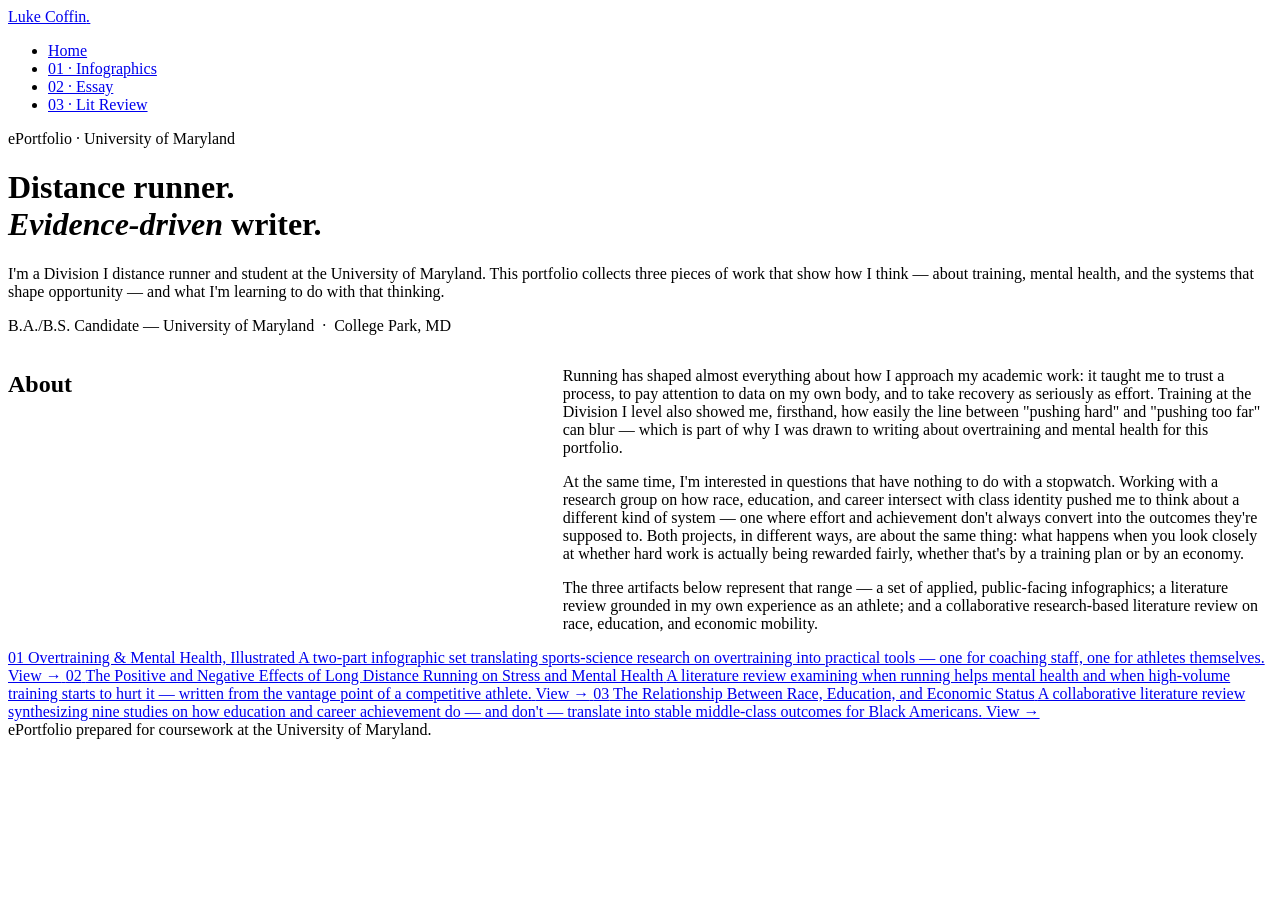
<file: portfolio/index.html>
<!DOCTYPE html>
<html lang="en">
<head>
<meta charset="UTF-8">
<meta name="viewport" content="width=device-width, initial-scale=1.0">
<title>Luke Coffin — ePortfolio</title>
<link rel="stylesheet" href="styles.css">
</head>
<body>

<nav class="topnav">
  <div class="wrap">
    <a class="brand" href="index.html">Luke Coffin<em>.</em></a>
    <ul class="navlinks">
      <li><a href="index.html" class="active">Home</a></li>
      <li><a href="artifact-1.html">01 · Infographics</a></li>
      <li><a href="artifact-2.html">02 · Essay</a></li>
      <li><a href="artifact-3.html">03 · Lit Review</a></li>
    </ul>
  </div>
</nav>

<header class="hero">
  <div class="wrap">
    <div class="eyebrow">ePortfolio · University of Maryland</div>
    <h1>Distance runner.<br><em>Evidence-driven</em> writer.</h1>
    <p class="dek">I'm a Division I distance runner and student at the University of Maryland. This portfolio collects three pieces of work that show how I think — about training, mental health, and the systems that shape opportunity — and what I'm learning to do with that thinking.</p>
    <p class="meta">B.A./B.S. Candidate — University of Maryland &nbsp;·&nbsp; College Park, MD</p>
  </div>
</header>

<section class="bio">
  <div class="wrap" style="display:grid; grid-template-columns:1fr 1.4fr; gap:48px;">
    <div>
      <h2>About</h2>
    </div>
    <div>
      <p>Running has shaped almost everything about how I approach my academic work: it taught me to trust a process, to pay attention to data on my own body, and to take recovery as seriously as effort. Training at the Division I level also showed me, firsthand, how easily the line between "pushing hard" and "pushing too far" can blur — which is part of why I was drawn to writing about overtraining and mental health for this portfolio.</p>
      <p>At the same time, I'm interested in questions that have nothing to do with a stopwatch. Working with a research group on how race, education, and career intersect with class identity pushed me to think about a different kind of system — one where effort and achievement don't always convert into the outcomes they're supposed to. Both projects, in different ways, are about the same thing: what happens when you look closely at whether hard work is actually being rewarded fairly, whether that's by a training plan or by an economy.</p>
      <p>The three artifacts below represent that range — a set of applied, public-facing infographics; a literature review grounded in my own experience as an athlete; and a collaborative research-based literature review on race, education, and economic mobility.</p>
    </div>
  </div>
</section>

<section class="index-list">
  <div class="wrap">

    <a class="index-item" href="artifact-1.html">
      <span class="index-num">01</span>
      <span class="index-body">
        <span class="index-title">Overtraining &amp; Mental Health, Illustrated</span>
        <span class="index-desc">A two-part infographic set translating sports-science research on overtraining into practical tools — one for coaching staff, one for athletes themselves.</span>
      </span>
      <span class="index-arrow">View →</span>
    </a>

    <a class="index-item" href="artifact-2.html">
      <span class="index-num">02</span>
      <span class="index-body">
        <span class="index-title">The Positive and Negative Effects of Long Distance Running on Stress and Mental Health</span>
        <span class="index-desc">A literature review examining when running helps mental health and when high-volume training starts to hurt it — written from the vantage point of a competitive athlete.</span>
      </span>
      <span class="index-arrow">View →</span>
    </a>

    <a class="index-item" href="artifact-3.html">
      <span class="index-num">03</span>
      <span class="index-body">
        <span class="index-title">The Relationship Between Race, Education, and Economic Status</span>
        <span class="index-desc">A collaborative literature review synthesizing nine studies on how education and career achievement do — and don't — translate into stable middle-class outcomes for Black Americans.</span>
      </span>
      <span class="index-arrow">View →</span>
    </a>

  </div>
</section>

<footer class="site">
  <div class="wrap">ePortfolio prepared for coursework at the University of Maryland.</div>
</footer>

</body>
</html>
</file>
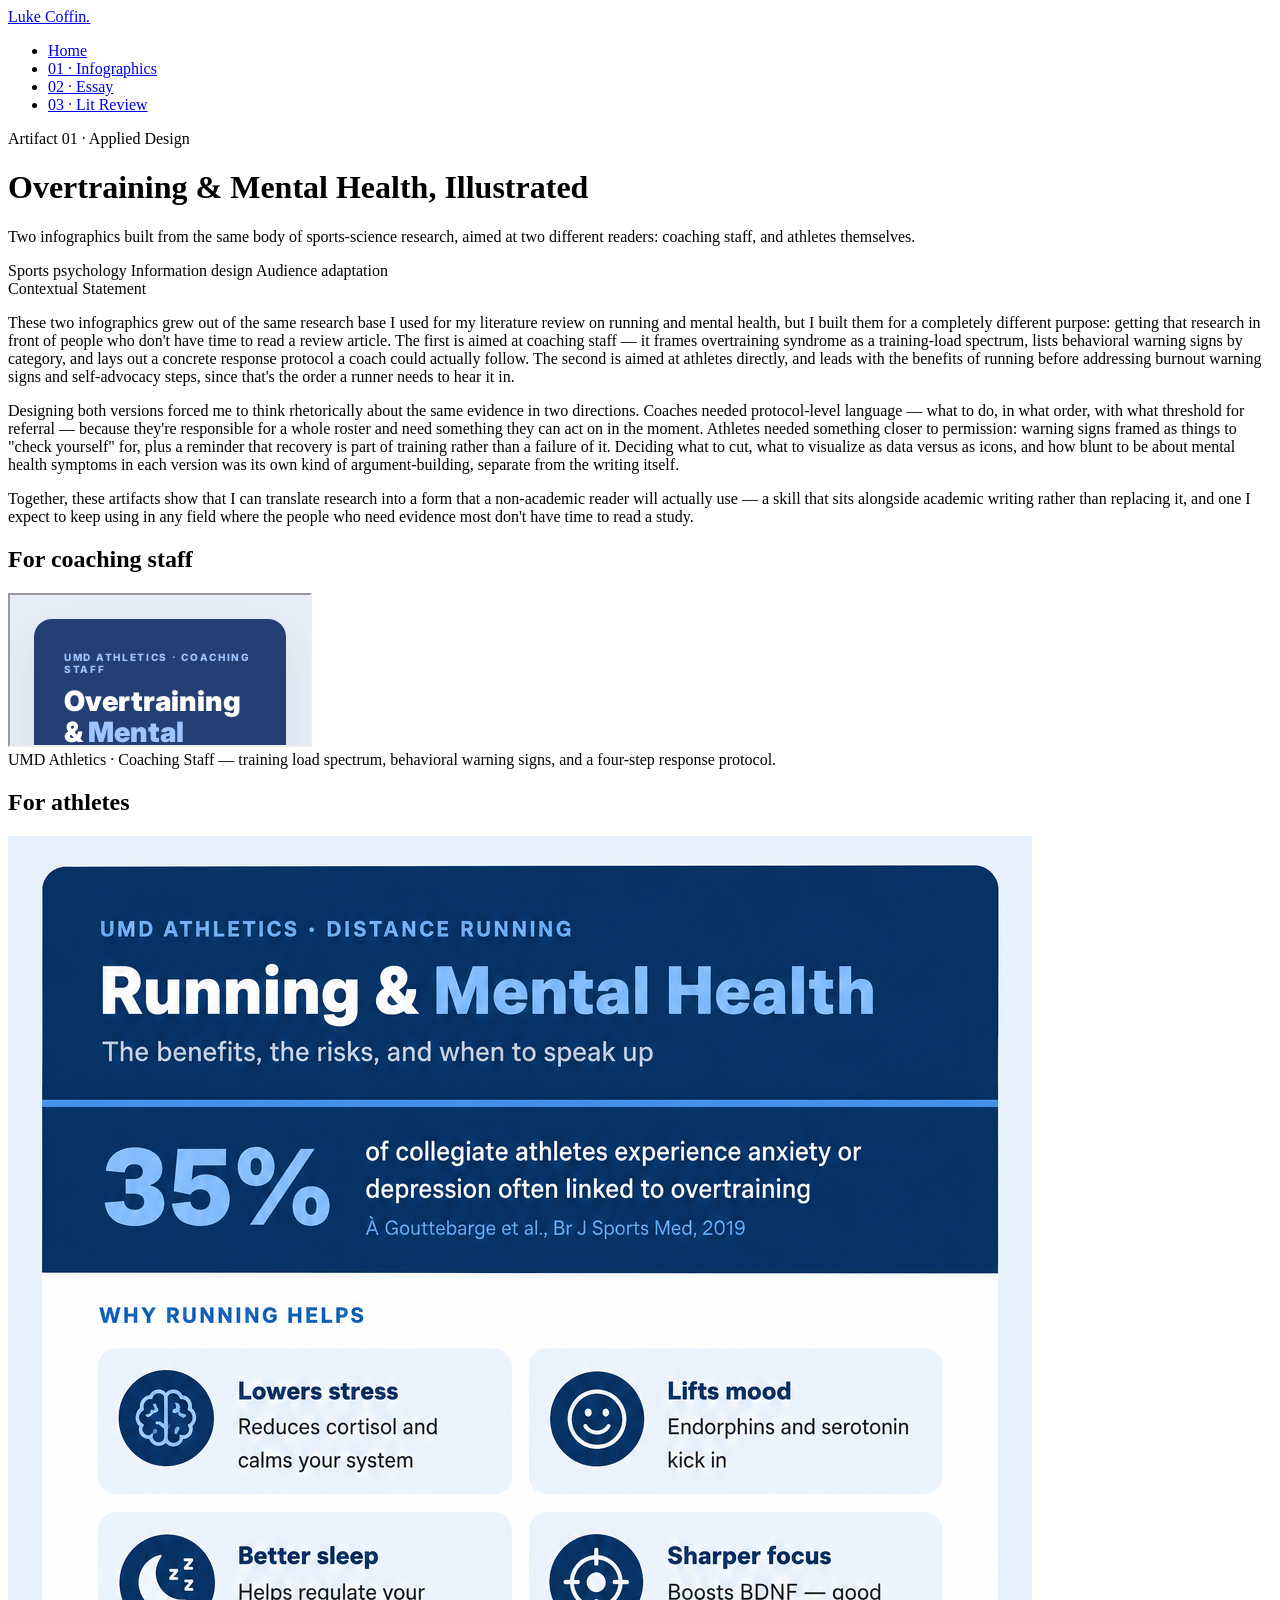
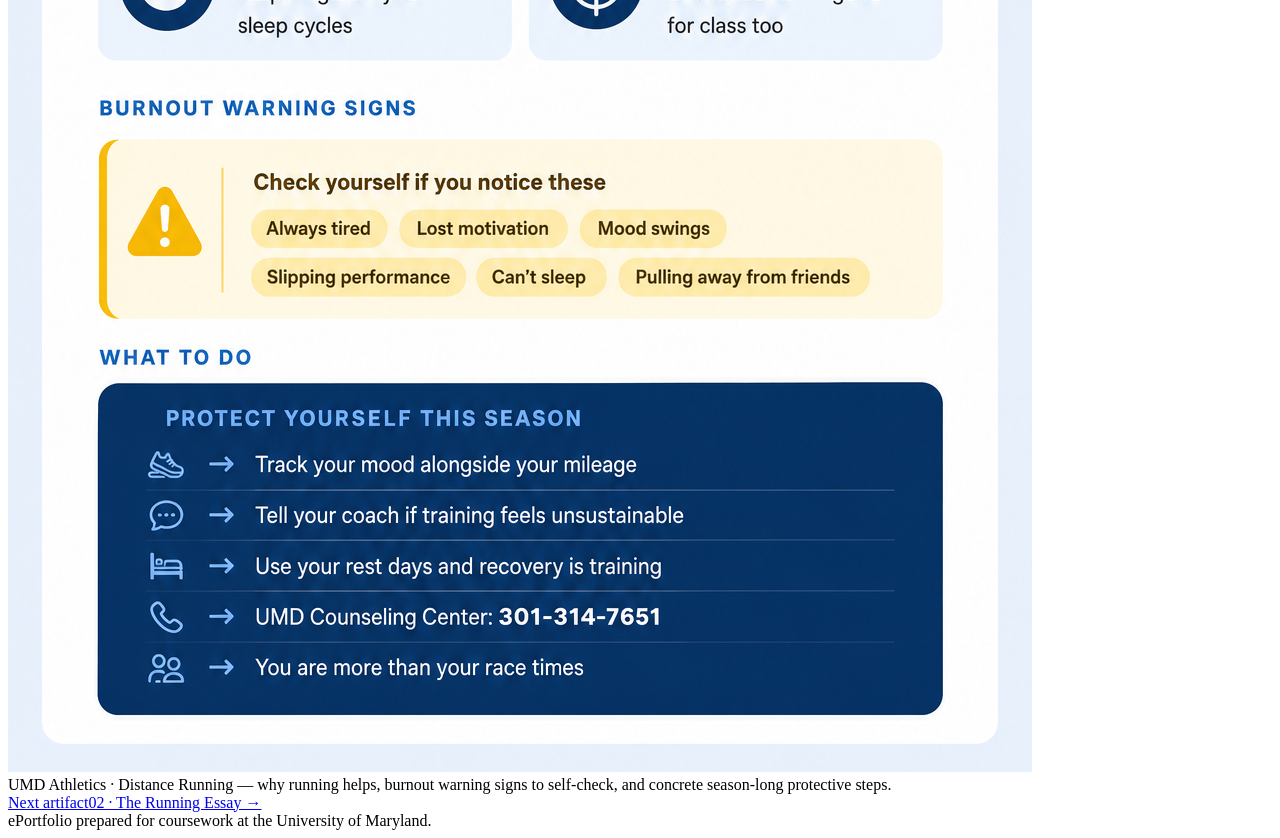
<file: portfolio/artifact-1.html>
<!DOCTYPE html>
<html lang="en">
<head>
<meta charset="UTF-8">
<meta name="viewport" content="width=device-width, initial-scale=1.0">
<title>Artifact 01 — Overtraining &amp; Mental Health Infographics — Luke Coffin</title>
<link rel="stylesheet" href="styles.css">
</head>
<body>

<nav class="topnav">
  <div class="wrap">
    <a class="brand" href="index.html">Luke Coffin<em>.</em></a>
    <ul class="navlinks">
      <li><a href="index.html">Home</a></li>
      <li><a href="artifact-1.html" class="active">01 · Infographics</a></li>
      <li><a href="artifact-2.html">02 · Essay</a></li>
      <li><a href="artifact-3.html">03 · Lit Review</a></li>
    </ul>
  </div>
</nav>

<header class="artifact-hero">
  <div class="wrap">
    <div class="eyebrow">Artifact 01 · Applied Design</div>
    <h1>Overtraining &amp; Mental Health, Illustrated</h1>
    <p class="dek">Two infographics built from the same body of sports-science research, aimed at two different readers: coaching staff, and athletes themselves.</p>
    <div style="margin-top:16px;">
      <span class="pill">Sports psychology</span>
      <span class="pill">Information design</span>
      <span class="pill">Audience adaptation</span>
    </div>
  </div>
</header>

<div class="wrap">
  <div class="context-card">
    <div class="section-label">Contextual Statement</div>
    <p>These two infographics grew out of the same research base I used for my literature review on running and mental health, but I built them for a completely different purpose: getting that research in front of people who don't have time to read a review article. The first is aimed at coaching staff — it frames overtraining syndrome as a training-load spectrum, lists behavioral warning signs by category, and lays out a concrete response protocol a coach could actually follow. The second is aimed at athletes directly, and leads with the benefits of running before addressing burnout warning signs and self-advocacy steps, since that's the order a runner needs to hear it in.</p>
    <p>Designing both versions forced me to think rhetorically about the same evidence in two directions. Coaches needed protocol-level language — what to do, in what order, with what threshold for referral — because they're responsible for a whole roster and need something they can act on in the moment. Athletes needed something closer to permission: warning signs framed as things to "check yourself" for, plus a reminder that recovery is part of training rather than a failure of it. Deciding what to cut, what to visualize as data versus as icons, and how blunt to be about mental health symptoms in each version was its own kind of argument-building, separate from the writing itself.</p>
    <p>Together, these artifacts show that I can translate research into a form that a non-academic reader will actually use — a skill that sits alongside academic writing rather than replacing it, and one I expect to keep using in any field where the people who need evidence most don't have time to read a study.</p>
  </div>
</div>

<div class="artifact-body">
  <div class="wrap">

    <h2>For coaching staff</h2>
    <div class="frame-block">
      <div class="iframe-shell">
        <iframe src="assets/coaches-infographic.html" title="Overtraining and Mental Health infographic for coaching staff" loading="lazy"></iframe>
      </div>
      <div class="frame-caption">UMD Athletics · Coaching Staff — training load spectrum, behavioral warning signs, and a four-step response protocol.</div>
    </div>

    <h2>For athletes</h2>
    <div class="frame-block">
      <div class="img-shell">
        <img src="assets/running-mental-health-infographic.png" alt="Running and Mental Health infographic: benefits of running, burnout warning signs, and what to do to protect yourself, including the UMD Counseling Center number.">
      </div>
      <div class="frame-caption">UMD Athletics · Distance Running — why running helps, burnout warning signs to self-check, and concrete season-long protective steps.</div>
    </div>

  </div>
</div>

<div class="wrap">
  <div class="pagerow">
    <span></span>
    <a href="artifact-2.html"><span class="dir">Next artifact</span>02 · The Running Essay →</a>
  </div>
</div>

<footer class="site">
  <div class="wrap">ePortfolio prepared for coursework at the University of Maryland.</div>
</footer>

</body>
</html>
</file>
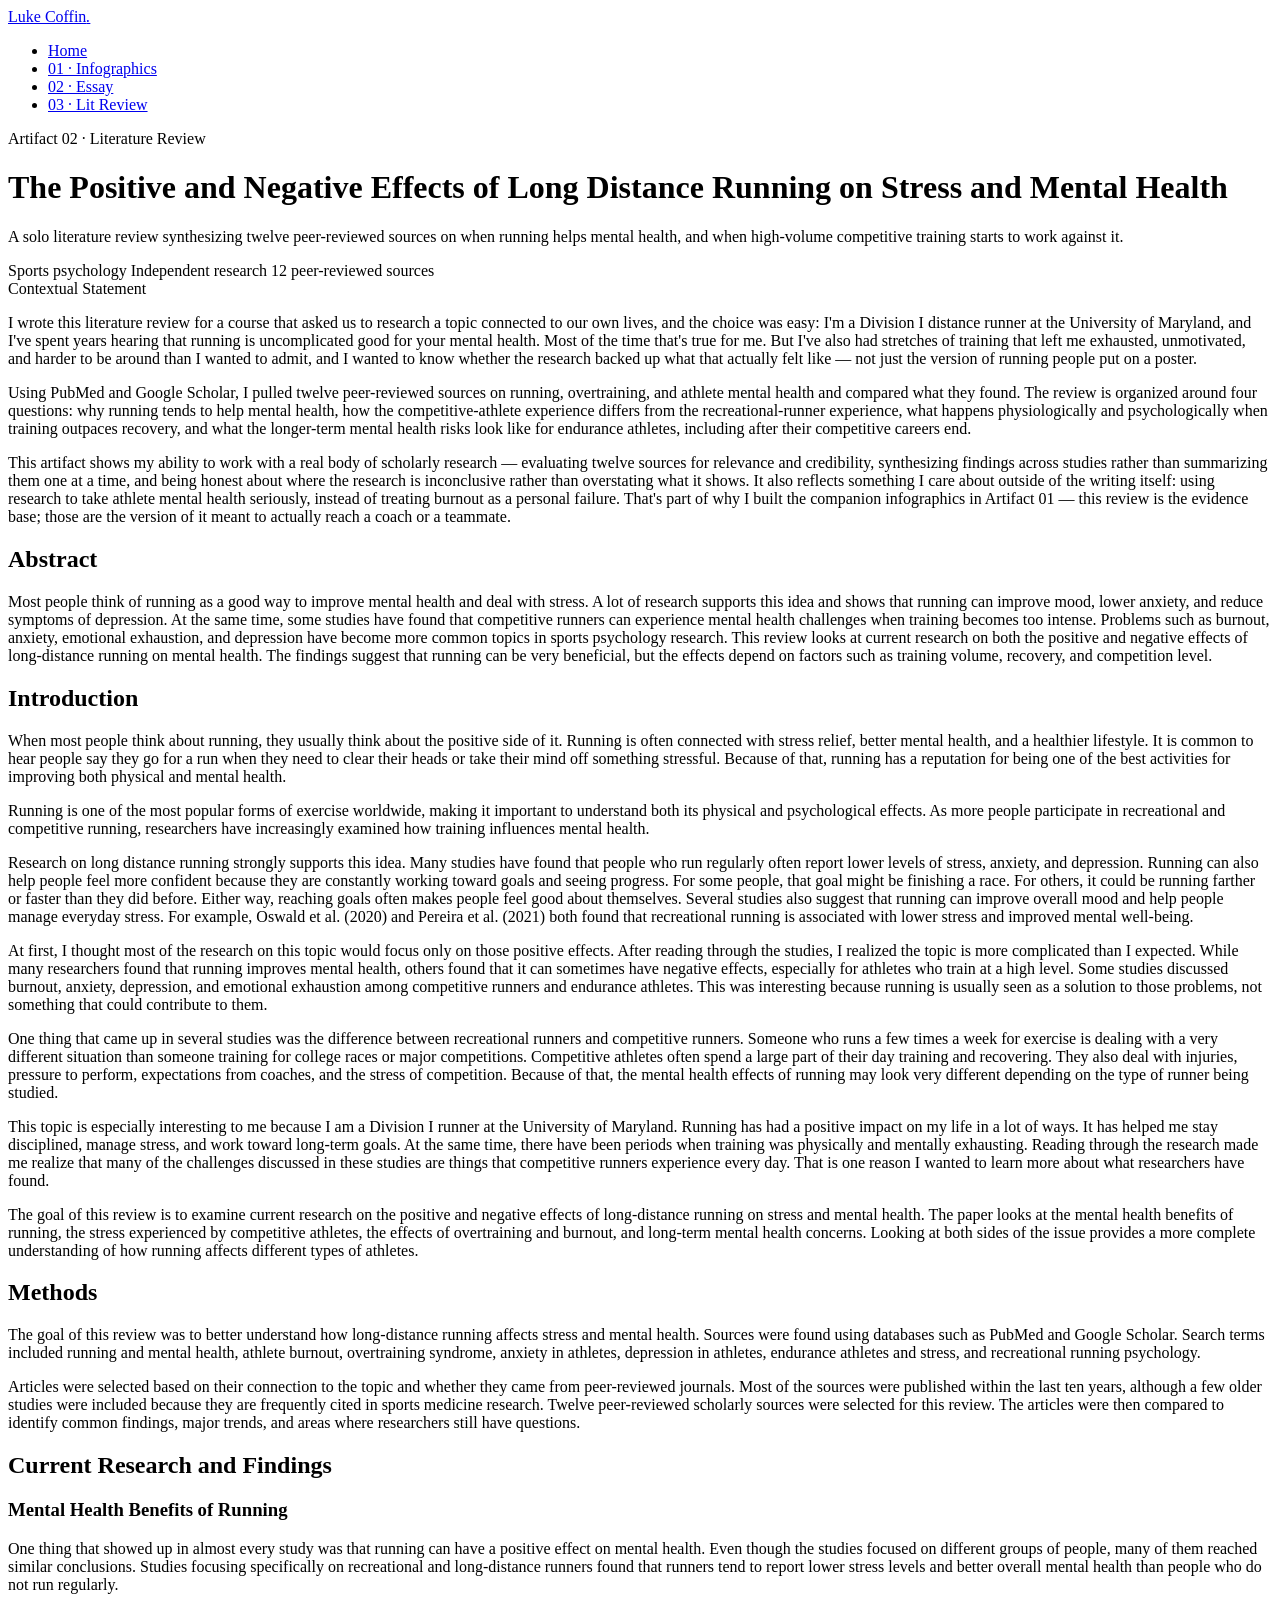
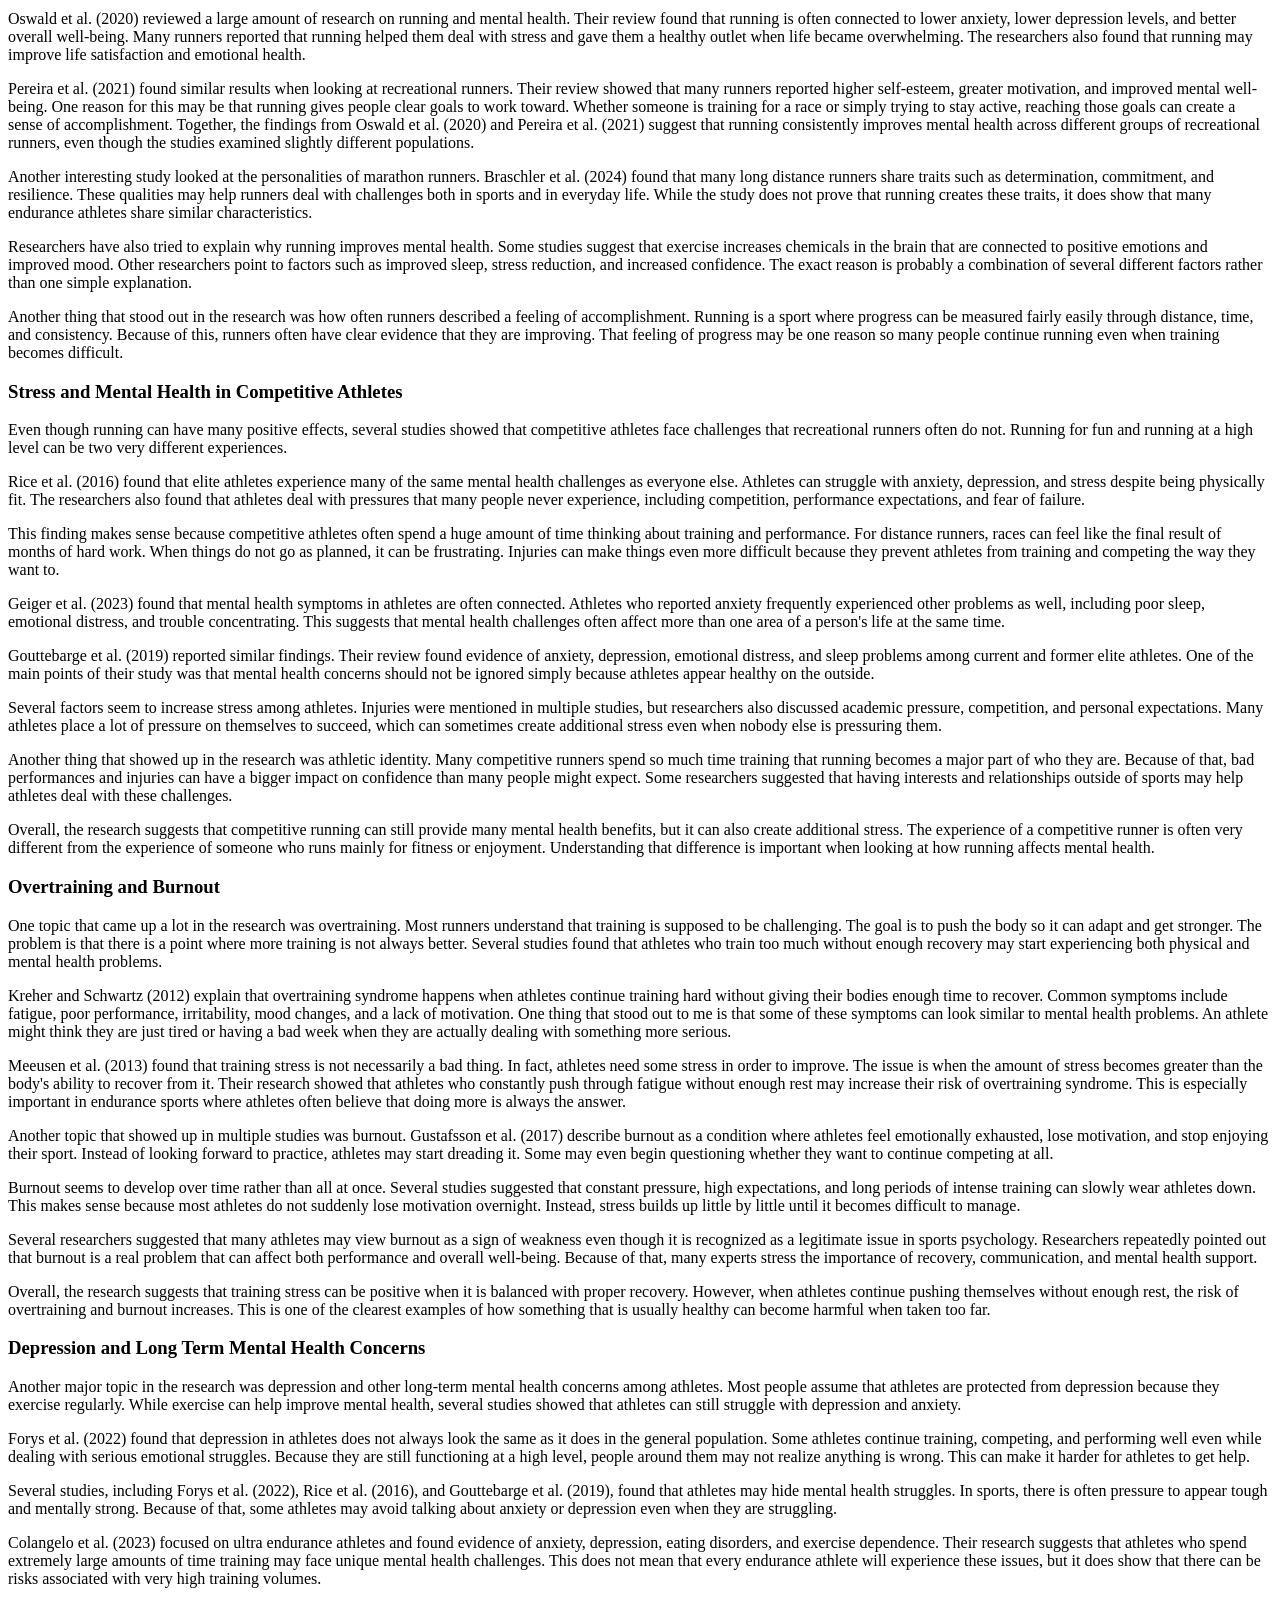
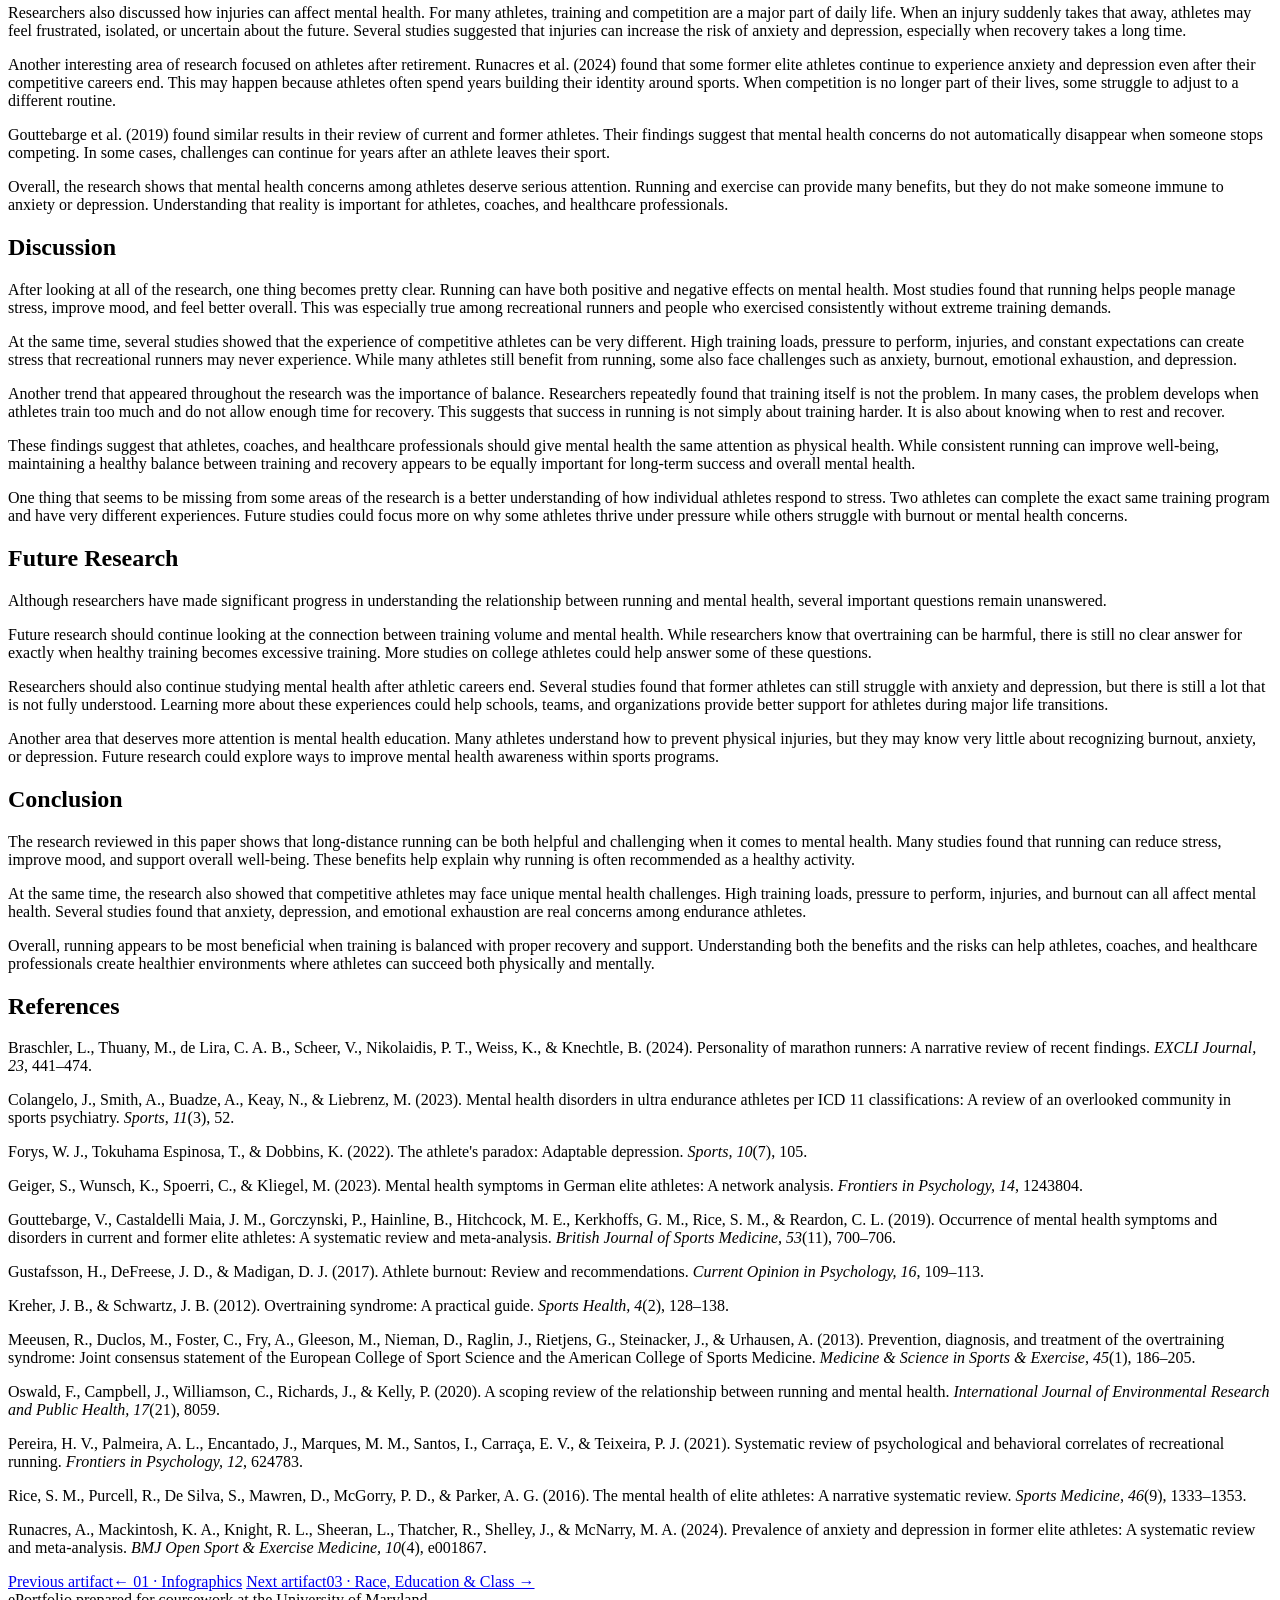
<file: portfolio/artifact-2.html>
<!DOCTYPE html>
<html lang="en">
<head>
<meta charset="UTF-8">
<meta name="viewport" content="width=device-width, initial-scale=1.0">
<title>Artifact 02 — The Positive and Negative Effects of Long Distance Running — Luke Coffin</title>
<link rel="stylesheet" href="styles.css">
</head>
<body>

<nav class="topnav">
  <div class="wrap">
    <a class="brand" href="index.html">Luke Coffin<em>.</em></a>
    <ul class="navlinks">
      <li><a href="index.html">Home</a></li>
      <li><a href="artifact-1.html">01 · Infographics</a></li>
      <li><a href="artifact-2.html" class="active">02 · Essay</a></li>
      <li><a href="artifact-3.html">03 · Lit Review</a></li>
    </ul>
  </div>
</nav>

<header class="artifact-hero">
  <div class="wrap">
    <div class="eyebrow">Artifact 02 · Literature Review</div>
    <h1>The Positive and Negative Effects of Long Distance Running on Stress and Mental Health</h1>
    <p class="dek">A solo literature review synthesizing twelve peer-reviewed sources on when running helps mental health, and when high-volume competitive training starts to work against it.</p>
    <div style="margin-top:16px;">
      <span class="pill">Sports psychology</span>
      <span class="pill">Independent research</span>
      <span class="pill">12 peer-reviewed sources</span>
    </div>
  </div>
</header>

<div class="wrap">
  <div class="context-card">
    <div class="section-label">Contextual Statement</div>
    <p>I wrote this literature review for a course that asked us to research a topic connected to our own lives, and the choice was easy: I'm a Division I distance runner at the University of Maryland, and I've spent years hearing that running is uncomplicated good for your mental health. Most of the time that's true for me. But I've also had stretches of training that left me exhausted, unmotivated, and harder to be around than I wanted to admit, and I wanted to know whether the research backed up what that actually felt like — not just the version of running people put on a poster.</p>
    <p>Using PubMed and Google Scholar, I pulled twelve peer-reviewed sources on running, overtraining, and athlete mental health and compared what they found. The review is organized around four questions: why running tends to help mental health, how the competitive-athlete experience differs from the recreational-runner experience, what happens physiologically and psychologically when training outpaces recovery, and what the longer-term mental health risks look like for endurance athletes, including after their competitive careers end.</p>
    <p>This artifact shows my ability to work with a real body of scholarly research — evaluating twelve sources for relevance and credibility, synthesizing findings across studies rather than summarizing them one at a time, and being honest about where the research is inconclusive rather than overstating what it shows. It also reflects something I care about outside of the writing itself: using research to take athlete mental health seriously, instead of treating burnout as a personal failure. That's part of why I built the companion infographics in Artifact 01 — this review is the evidence base; those are the version of it meant to actually reach a coach or a teammate.</p>
  </div>
</div>

<div class="artifact-body">
  <div class="wrap">

    <h2>Abstract</h2>
    <p>Most people think of running as a good way to improve mental health and deal with stress. A lot of research supports this idea and shows that running can improve mood, lower anxiety, and reduce symptoms of depression. At the same time, some studies have found that competitive runners can experience mental health challenges when training becomes too intense. Problems such as burnout, anxiety, emotional exhaustion, and depression have become more common topics in sports psychology research. This review looks at current research on both the positive and negative effects of long-distance running on mental health. The findings suggest that running can be very beneficial, but the effects depend on factors such as training volume, recovery, and competition level.</p>

    <h2>Introduction</h2>
    <p>When most people think about running, they usually think about the positive side of it. Running is often connected with stress relief, better mental health, and a healthier lifestyle. It is common to hear people say they go for a run when they need to clear their heads or take their mind off something stressful. Because of that, running has a reputation for being one of the best activities for improving both physical and mental health.</p>
    <p>Running is one of the most popular forms of exercise worldwide, making it important to understand both its physical and psychological effects. As more people participate in recreational and competitive running, researchers have increasingly examined how training influences mental health.</p>
    <p>Research on long distance running strongly supports this idea. Many studies have found that people who run regularly often report lower levels of stress, anxiety, and depression. Running can also help people feel more confident because they are constantly working toward goals and seeing progress. For some people, that goal might be finishing a race. For others, it could be running farther or faster than they did before. Either way, reaching goals often makes people feel good about themselves. Several studies also suggest that running can improve overall mood and help people manage everyday stress. For example, Oswald et al. (2020) and Pereira et al. (2021) both found that recreational running is associated with lower stress and improved mental well-being.</p>
    <p>At first, I thought most of the research on this topic would focus only on those positive effects. After reading through the studies, I realized the topic is more complicated than I expected. While many researchers found that running improves mental health, others found that it can sometimes have negative effects, especially for athletes who train at a high level. Some studies discussed burnout, anxiety, depression, and emotional exhaustion among competitive runners and endurance athletes. This was interesting because running is usually seen as a solution to those problems, not something that could contribute to them.</p>
    <p>One thing that came up in several studies was the difference between recreational runners and competitive runners. Someone who runs a few times a week for exercise is dealing with a very different situation than someone training for college races or major competitions. Competitive athletes often spend a large part of their day training and recovering. They also deal with injuries, pressure to perform, expectations from coaches, and the stress of competition. Because of that, the mental health effects of running may look very different depending on the type of runner being studied.</p>
    <p>This topic is especially interesting to me because I am a Division I runner at the University of Maryland. Running has had a positive impact on my life in a lot of ways. It has helped me stay disciplined, manage stress, and work toward long-term goals. At the same time, there have been periods when training was physically and mentally exhausting. Reading through the research made me realize that many of the challenges discussed in these studies are things that competitive runners experience every day. That is one reason I wanted to learn more about what researchers have found.</p>
    <p>The goal of this review is to examine current research on the positive and negative effects of long-distance running on stress and mental health. The paper looks at the mental health benefits of running, the stress experienced by competitive athletes, the effects of overtraining and burnout, and long-term mental health concerns. Looking at both sides of the issue provides a more complete understanding of how running affects different types of athletes.</p>

    <h2>Methods</h2>
    <p>The goal of this review was to better understand how long-distance running affects stress and mental health. Sources were found using databases such as PubMed and Google Scholar. Search terms included running and mental health, athlete burnout, overtraining syndrome, anxiety in athletes, depression in athletes, endurance athletes and stress, and recreational running psychology.</p>
    <p>Articles were selected based on their connection to the topic and whether they came from peer-reviewed journals. Most of the sources were published within the last ten years, although a few older studies were included because they are frequently cited in sports medicine research. Twelve peer-reviewed scholarly sources were selected for this review. The articles were then compared to identify common findings, major trends, and areas where researchers still have questions.</p>

    <h2>Current Research and Findings</h2>

    <h3>Mental Health Benefits of Running</h3>
    <p>One thing that showed up in almost every study was that running can have a positive effect on mental health. Even though the studies focused on different groups of people, many of them reached similar conclusions. Studies focusing specifically on recreational and long-distance runners found that runners tend to report lower stress levels and better overall mental health than people who do not run regularly.</p>
    <p>Oswald et al. (2020) reviewed a large amount of research on running and mental health. Their review found that running is often connected to lower anxiety, lower depression levels, and better overall well-being. Many runners reported that running helped them deal with stress and gave them a healthy outlet when life became overwhelming. The researchers also found that running may improve life satisfaction and emotional health.</p>
    <p>Pereira et al. (2021) found similar results when looking at recreational runners. Their review showed that many runners reported higher self-esteem, greater motivation, and improved mental well-being. One reason for this may be that running gives people clear goals to work toward. Whether someone is training for a race or simply trying to stay active, reaching those goals can create a sense of accomplishment. Together, the findings from Oswald et al. (2020) and Pereira et al. (2021) suggest that running consistently improves mental health across different groups of recreational runners, even though the studies examined slightly different populations.</p>
    <p>Another interesting study looked at the personalities of marathon runners. Braschler et al. (2024) found that many long distance runners share traits such as determination, commitment, and resilience. These qualities may help runners deal with challenges both in sports and in everyday life. While the study does not prove that running creates these traits, it does show that many endurance athletes share similar characteristics.</p>
    <p>Researchers have also tried to explain why running improves mental health. Some studies suggest that exercise increases chemicals in the brain that are connected to positive emotions and improved mood. Other researchers point to factors such as improved sleep, stress reduction, and increased confidence. The exact reason is probably a combination of several different factors rather than one simple explanation.</p>
    <p>Another thing that stood out in the research was how often runners described a feeling of accomplishment. Running is a sport where progress can be measured fairly easily through distance, time, and consistency. Because of this, runners often have clear evidence that they are improving. That feeling of progress may be one reason so many people continue running even when training becomes difficult.</p>

    <h3>Stress and Mental Health in Competitive Athletes</h3>
    <p>Even though running can have many positive effects, several studies showed that competitive athletes face challenges that recreational runners often do not. Running for fun and running at a high level can be two very different experiences.</p>
    <p>Rice et al. (2016) found that elite athletes experience many of the same mental health challenges as everyone else. Athletes can struggle with anxiety, depression, and stress despite being physically fit. The researchers also found that athletes deal with pressures that many people never experience, including competition, performance expectations, and fear of failure.</p>
    <p>This finding makes sense because competitive athletes often spend a huge amount of time thinking about training and performance. For distance runners, races can feel like the final result of months of hard work. When things do not go as planned, it can be frustrating. Injuries can make things even more difficult because they prevent athletes from training and competing the way they want to.</p>
    <p>Geiger et al. (2023) found that mental health symptoms in athletes are often connected. Athletes who reported anxiety frequently experienced other problems as well, including poor sleep, emotional distress, and trouble concentrating. This suggests that mental health challenges often affect more than one area of a person's life at the same time.</p>
    <p>Gouttebarge et al. (2019) reported similar findings. Their review found evidence of anxiety, depression, emotional distress, and sleep problems among current and former elite athletes. One of the main points of their study was that mental health concerns should not be ignored simply because athletes appear healthy on the outside.</p>
    <p>Several factors seem to increase stress among athletes. Injuries were mentioned in multiple studies, but researchers also discussed academic pressure, competition, and personal expectations. Many athletes place a lot of pressure on themselves to succeed, which can sometimes create additional stress even when nobody else is pressuring them.</p>
    <p>Another thing that showed up in the research was athletic identity. Many competitive runners spend so much time training that running becomes a major part of who they are. Because of that, bad performances and injuries can have a bigger impact on confidence than many people might expect. Some researchers suggested that having interests and relationships outside of sports may help athletes deal with these challenges.</p>
    <p>Overall, the research suggests that competitive running can still provide many mental health benefits, but it can also create additional stress. The experience of a competitive runner is often very different from the experience of someone who runs mainly for fitness or enjoyment. Understanding that difference is important when looking at how running affects mental health.</p>

    <h3>Overtraining and Burnout</h3>
    <p>One topic that came up a lot in the research was overtraining. Most runners understand that training is supposed to be challenging. The goal is to push the body so it can adapt and get stronger. The problem is that there is a point where more training is not always better. Several studies found that athletes who train too much without enough recovery may start experiencing both physical and mental health problems.</p>
    <p>Kreher and Schwartz (2012) explain that overtraining syndrome happens when athletes continue training hard without giving their bodies enough time to recover. Common symptoms include fatigue, poor performance, irritability, mood changes, and a lack of motivation. One thing that stood out to me is that some of these symptoms can look similar to mental health problems. An athlete might think they are just tired or having a bad week when they are actually dealing with something more serious.</p>
    <p>Meeusen et al. (2013) found that training stress is not necessarily a bad thing. In fact, athletes need some stress in order to improve. The issue is when the amount of stress becomes greater than the body's ability to recover from it. Their research showed that athletes who constantly push through fatigue without enough rest may increase their risk of overtraining syndrome. This is especially important in endurance sports where athletes often believe that doing more is always the answer.</p>
    <p>Another topic that showed up in multiple studies was burnout. Gustafsson et al. (2017) describe burnout as a condition where athletes feel emotionally exhausted, lose motivation, and stop enjoying their sport. Instead of looking forward to practice, athletes may start dreading it. Some may even begin questioning whether they want to continue competing at all.</p>
    <p>Burnout seems to develop over time rather than all at once. Several studies suggested that constant pressure, high expectations, and long periods of intense training can slowly wear athletes down. This makes sense because most athletes do not suddenly lose motivation overnight. Instead, stress builds up little by little until it becomes difficult to manage.</p>
    <p>Several researchers suggested that many athletes may view burnout as a sign of weakness even though it is recognized as a legitimate issue in sports psychology. Researchers repeatedly pointed out that burnout is a real problem that can affect both performance and overall well-being. Because of that, many experts stress the importance of recovery, communication, and mental health support.</p>
    <p>Overall, the research suggests that training stress can be positive when it is balanced with proper recovery. However, when athletes continue pushing themselves without enough rest, the risk of overtraining and burnout increases. This is one of the clearest examples of how something that is usually healthy can become harmful when taken too far.</p>

    <h3>Depression and Long Term Mental Health Concerns</h3>
    <p>Another major topic in the research was depression and other long-term mental health concerns among athletes. Most people assume that athletes are protected from depression because they exercise regularly. While exercise can help improve mental health, several studies showed that athletes can still struggle with depression and anxiety.</p>
    <p>Forys et al. (2022) found that depression in athletes does not always look the same as it does in the general population. Some athletes continue training, competing, and performing well even while dealing with serious emotional struggles. Because they are still functioning at a high level, people around them may not realize anything is wrong. This can make it harder for athletes to get help.</p>
    <p>Several studies, including Forys et al. (2022), Rice et al. (2016), and Gouttebarge et al. (2019), found that athletes may hide mental health struggles. In sports, there is often pressure to appear tough and mentally strong. Because of that, some athletes may avoid talking about anxiety or depression even when they are struggling.</p>
    <p>Colangelo et al. (2023) focused on ultra endurance athletes and found evidence of anxiety, depression, eating disorders, and exercise dependence. Their research suggests that athletes who spend extremely large amounts of time training may face unique mental health challenges. This does not mean that every endurance athlete will experience these issues, but it does show that there can be risks associated with very high training volumes.</p>
    <p>Researchers also discussed how injuries can affect mental health. For many athletes, training and competition are a major part of daily life. When an injury suddenly takes that away, athletes may feel frustrated, isolated, or uncertain about the future. Several studies suggested that injuries can increase the risk of anxiety and depression, especially when recovery takes a long time.</p>
    <p>Another interesting area of research focused on athletes after retirement. Runacres et al. (2024) found that some former elite athletes continue to experience anxiety and depression even after their competitive careers end. This may happen because athletes often spend years building their identity around sports. When competition is no longer part of their lives, some struggle to adjust to a different routine.</p>
    <p>Gouttebarge et al. (2019) found similar results in their review of current and former athletes. Their findings suggest that mental health concerns do not automatically disappear when someone stops competing. In some cases, challenges can continue for years after an athlete leaves their sport.</p>
    <p>Overall, the research shows that mental health concerns among athletes deserve serious attention. Running and exercise can provide many benefits, but they do not make someone immune to anxiety or depression. Understanding that reality is important for athletes, coaches, and healthcare professionals.</p>

    <h2>Discussion</h2>
    <p>After looking at all of the research, one thing becomes pretty clear. Running can have both positive and negative effects on mental health. Most studies found that running helps people manage stress, improve mood, and feel better overall. This was especially true among recreational runners and people who exercised consistently without extreme training demands.</p>
    <p>At the same time, several studies showed that the experience of competitive athletes can be very different. High training loads, pressure to perform, injuries, and constant expectations can create stress that recreational runners may never experience. While many athletes still benefit from running, some also face challenges such as anxiety, burnout, emotional exhaustion, and depression.</p>
    <p>Another trend that appeared throughout the research was the importance of balance. Researchers repeatedly found that training itself is not the problem. In many cases, the problem develops when athletes train too much and do not allow enough time for recovery. This suggests that success in running is not simply about training harder. It is also about knowing when to rest and recover.</p>
    <p>These findings suggest that athletes, coaches, and healthcare professionals should give mental health the same attention as physical health. While consistent running can improve well-being, maintaining a healthy balance between training and recovery appears to be equally important for long-term success and overall mental health.</p>
    <p>One thing that seems to be missing from some areas of the research is a better understanding of how individual athletes respond to stress. Two athletes can complete the exact same training program and have very different experiences. Future studies could focus more on why some athletes thrive under pressure while others struggle with burnout or mental health concerns.</p>

    <h2>Future Research</h2>
    <p>Although researchers have made significant progress in understanding the relationship between running and mental health, several important questions remain unanswered.</p>
    <p>Future research should continue looking at the connection between training volume and mental health. While researchers know that overtraining can be harmful, there is still no clear answer for exactly when healthy training becomes excessive training. More studies on college athletes could help answer some of these questions.</p>
    <p>Researchers should also continue studying mental health after athletic careers end. Several studies found that former athletes can still struggle with anxiety and depression, but there is still a lot that is not fully understood. Learning more about these experiences could help schools, teams, and organizations provide better support for athletes during major life transitions.</p>
    <p>Another area that deserves more attention is mental health education. Many athletes understand how to prevent physical injuries, but they may know very little about recognizing burnout, anxiety, or depression. Future research could explore ways to improve mental health awareness within sports programs.</p>

    <h2>Conclusion</h2>
    <p>The research reviewed in this paper shows that long-distance running can be both helpful and challenging when it comes to mental health. Many studies found that running can reduce stress, improve mood, and support overall well-being. These benefits help explain why running is often recommended as a healthy activity.</p>
    <p>At the same time, the research also showed that competitive athletes may face unique mental health challenges. High training loads, pressure to perform, injuries, and burnout can all affect mental health. Several studies found that anxiety, depression, and emotional exhaustion are real concerns among endurance athletes.</p>
    <p>Overall, running appears to be most beneficial when training is balanced with proper recovery and support. Understanding both the benefits and the risks can help athletes, coaches, and healthcare professionals create healthier environments where athletes can succeed both physically and mentally.</p>

    <h2>References</h2>
    <div class="refs">
      <p>Braschler, L., Thuany, M., de Lira, C. A. B., Scheer, V., Nikolaidis, P. T., Weiss, K., &amp; Knechtle, B. (2024). Personality of marathon runners: A narrative review of recent findings. <em>EXCLI Journal, 23</em>, 441–474.</p>
      <p>Colangelo, J., Smith, A., Buadze, A., Keay, N., &amp; Liebrenz, M. (2023). Mental health disorders in ultra endurance athletes per ICD 11 classifications: A review of an overlooked community in sports psychiatry. <em>Sports, 11</em>(3), 52.</p>
      <p>Forys, W. J., Tokuhama Espinosa, T., &amp; Dobbins, K. (2022). The athlete's paradox: Adaptable depression. <em>Sports, 10</em>(7), 105.</p>
      <p>Geiger, S., Wunsch, K., Spoerri, C., &amp; Kliegel, M. (2023). Mental health symptoms in German elite athletes: A network analysis. <em>Frontiers in Psychology, 14</em>, 1243804.</p>
      <p>Gouttebarge, V., Castaldelli Maia, J. M., Gorczynski, P., Hainline, B., Hitchcock, M. E., Kerkhoffs, G. M., Rice, S. M., &amp; Reardon, C. L. (2019). Occurrence of mental health symptoms and disorders in current and former elite athletes: A systematic review and meta-analysis. <em>British Journal of Sports Medicine, 53</em>(11), 700–706.</p>
      <p>Gustafsson, H., DeFreese, J. D., &amp; Madigan, D. J. (2017). Athlete burnout: Review and recommendations. <em>Current Opinion in Psychology, 16</em>, 109–113.</p>
      <p>Kreher, J. B., &amp; Schwartz, J. B. (2012). Overtraining syndrome: A practical guide. <em>Sports Health, 4</em>(2), 128–138.</p>
      <p>Meeusen, R., Duclos, M., Foster, C., Fry, A., Gleeson, M., Nieman, D., Raglin, J., Rietjens, G., Steinacker, J., &amp; Urhausen, A. (2013). Prevention, diagnosis, and treatment of the overtraining syndrome: Joint consensus statement of the European College of Sport Science and the American College of Sports Medicine. <em>Medicine &amp; Science in Sports &amp; Exercise, 45</em>(1), 186–205.</p>
      <p>Oswald, F., Campbell, J., Williamson, C., Richards, J., &amp; Kelly, P. (2020). A scoping review of the relationship between running and mental health. <em>International Journal of Environmental Research and Public Health, 17</em>(21), 8059.</p>
      <p>Pereira, H. V., Palmeira, A. L., Encantado, J., Marques, M. M., Santos, I., Carraça, E. V., &amp; Teixeira, P. J. (2021). Systematic review of psychological and behavioral correlates of recreational running. <em>Frontiers in Psychology, 12</em>, 624783.</p>
      <p>Rice, S. M., Purcell, R., De Silva, S., Mawren, D., McGorry, P. D., &amp; Parker, A. G. (2016). The mental health of elite athletes: A narrative systematic review. <em>Sports Medicine, 46</em>(9), 1333–1353.</p>
      <p>Runacres, A., Mackintosh, K. A., Knight, R. L., Sheeran, L., Thatcher, R., Shelley, J., &amp; McNarry, M. A. (2024). Prevalence of anxiety and depression in former elite athletes: A systematic review and meta-analysis. <em>BMJ Open Sport &amp; Exercise Medicine, 10</em>(4), e001867.</p>
    </div>

  </div>
</div>

<div class="wrap">
  <div class="pagerow">
    <a href="artifact-1.html"><span class="dir">Previous artifact</span>← 01 · Infographics</a>
    <a href="artifact-3.html"><span class="dir">Next artifact</span>03 · Race, Education &amp; Class →</a>
  </div>
</div>

<footer class="site">
  <div class="wrap">ePortfolio prepared for coursework at the University of Maryland.</div>
</footer>

</body>
</html>
</file>
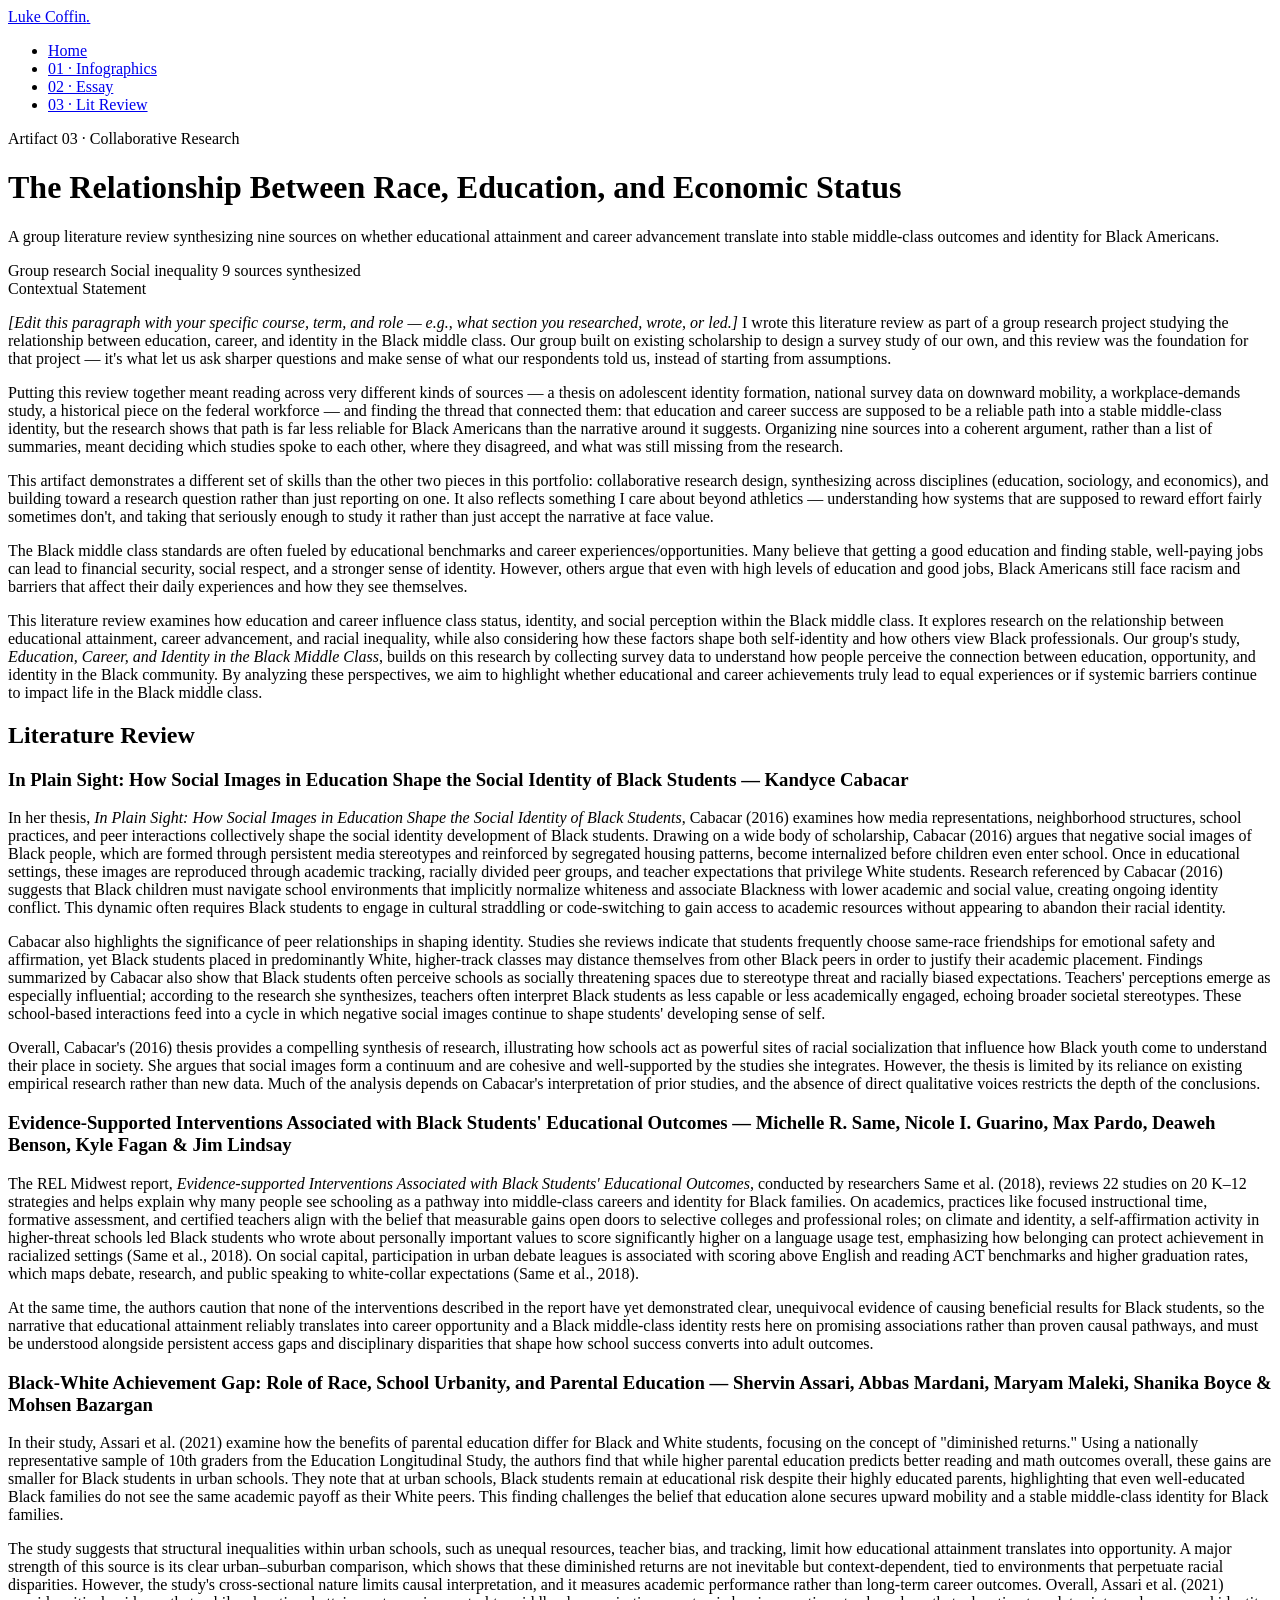
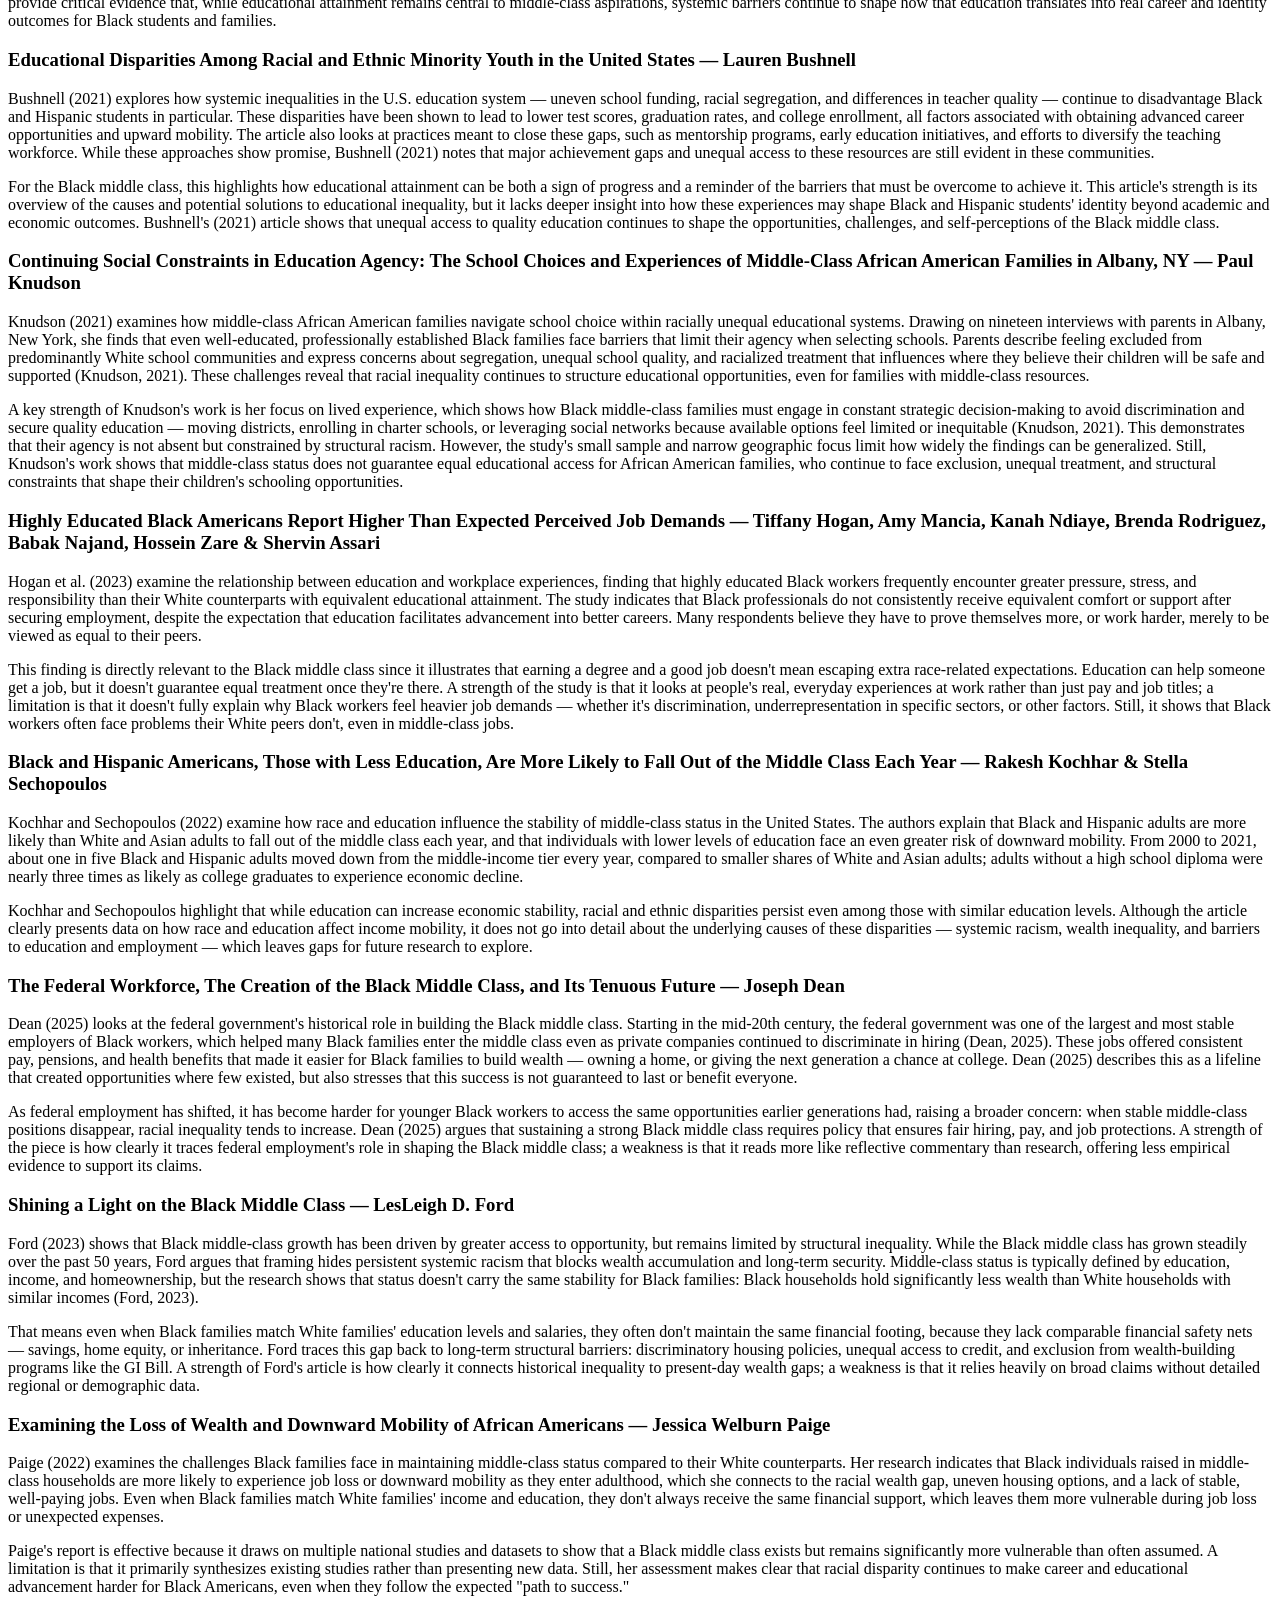
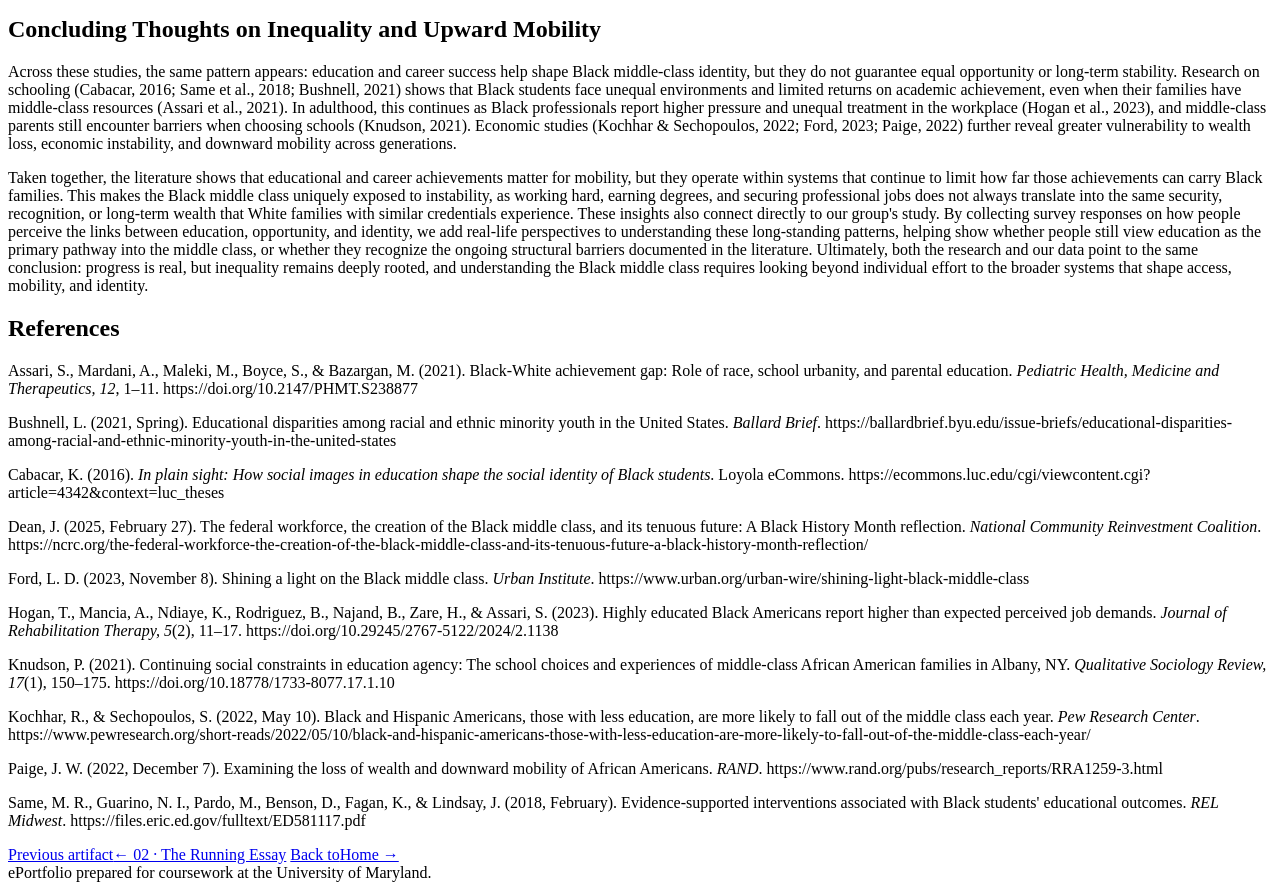
<file: portfolio/artifact-3.html>
<!DOCTYPE html>
<html lang="en">
<head>
<meta charset="UTF-8">
<meta name="viewport" content="width=device-width, initial-scale=1.0">
<title>Artifact 03 — Race, Education, and Economic Status — Luke Coffin</title>
<link rel="stylesheet" href="styles.css">
</head>
<body>

<nav class="topnav">
  <div class="wrap">
    <a class="brand" href="index.html">Luke Coffin<em>.</em></a>
    <ul class="navlinks">
      <li><a href="index.html">Home</a></li>
      <li><a href="artifact-1.html">01 · Infographics</a></li>
      <li><a href="artifact-2.html">02 · Essay</a></li>
      <li><a href="artifact-3.html" class="active">03 · Lit Review</a></li>
    </ul>
  </div>
</nav>

<header class="artifact-hero">
  <div class="wrap">
    <div class="eyebrow">Artifact 03 · Collaborative Research</div>
    <h1>The Relationship Between Race, Education, and Economic Status</h1>
    <p class="dek">A group literature review synthesizing nine sources on whether educational attainment and career advancement translate into stable middle-class outcomes and identity for Black Americans.</p>
    <div style="margin-top:16px;">
      <span class="pill">Group research</span>
      <span class="pill">Social inequality</span>
      <span class="pill">9 sources synthesized</span>
    </div>
  </div>
</header>

<div class="wrap">
  <div class="context-card">
    <div class="section-label">Contextual Statement</div>
    <p><em>[Edit this paragraph with your specific course, term, and role — e.g., what section you researched, wrote, or led.]</em> I wrote this literature review as part of a group research project studying the relationship between education, career, and identity in the Black middle class. Our group built on existing scholarship to design a survey study of our own, and this review was the foundation for that project — it's what let us ask sharper questions and make sense of what our respondents told us, instead of starting from assumptions.</p>
    <p>Putting this review together meant reading across very different kinds of sources — a thesis on adolescent identity formation, national survey data on downward mobility, a workplace-demands study, a historical piece on the federal workforce — and finding the thread that connected them: that education and career success are supposed to be a reliable path into a stable middle-class identity, but the research shows that path is far less reliable for Black Americans than the narrative around it suggests. Organizing nine sources into a coherent argument, rather than a list of summaries, meant deciding which studies spoke to each other, where they disagreed, and what was still missing from the research.</p>
    <p>This artifact demonstrates a different set of skills than the other two pieces in this portfolio: collaborative research design, synthesizing across disciplines (education, sociology, and economics), and building toward a research question rather than just reporting on one. It also reflects something I care about beyond athletics — understanding how systems that are supposed to reward effort fairly sometimes don't, and taking that seriously enough to study it rather than just accept the narrative at face value.</p>
  </div>
</div>

<div class="artifact-body">
  <div class="wrap">

    <p class="lede">The Black middle class standards are often fueled by educational benchmarks and career experiences/opportunities. Many believe that getting a good education and finding stable, well-paying jobs can lead to financial security, social respect, and a stronger sense of identity. However, others argue that even with high levels of education and good jobs, Black Americans still face racism and barriers that affect their daily experiences and how they see themselves.</p>

    <p>This literature review examines how education and career influence class status, identity, and social perception within the Black middle class. It explores research on the relationship between educational attainment, career advancement, and racial inequality, while also considering how these factors shape both self-identity and how others view Black professionals. Our group's study, <em>Education, Career, and Identity in the Black Middle Class</em>, builds on this research by collecting survey data to understand how people perceive the connection between education, opportunity, and identity in the Black community. By analyzing these perspectives, we aim to highlight whether educational and career achievements truly lead to equal experiences or if systemic barriers continue to impact life in the Black middle class.</p>

    <h2>Literature Review</h2>

    <h3>In Plain Sight: How Social Images in Education Shape the Social Identity of Black Students — Kandyce Cabacar</h3>
    <p>In her thesis, <em>In Plain Sight: How Social Images in Education Shape the Social Identity of Black Students</em>, Cabacar (2016) examines how media representations, neighborhood structures, school practices, and peer interactions collectively shape the social identity development of Black students. Drawing on a wide body of scholarship, Cabacar (2016) argues that negative social images of Black people, which are formed through persistent media stereotypes and reinforced by segregated housing patterns, become internalized before children even enter school. Once in educational settings, these images are reproduced through academic tracking, racially divided peer groups, and teacher expectations that privilege White students. Research referenced by Cabacar (2016) suggests that Black children must navigate school environments that implicitly normalize whiteness and associate Blackness with lower academic and social value, creating ongoing identity conflict. This dynamic often requires Black students to engage in cultural straddling or code-switching to gain access to academic resources without appearing to abandon their racial identity.</p>
    <p>Cabacar also highlights the significance of peer relationships in shaping identity. Studies she reviews indicate that students frequently choose same-race friendships for emotional safety and affirmation, yet Black students placed in predominantly White, higher-track classes may distance themselves from other Black peers in order to justify their academic placement. Findings summarized by Cabacar also show that Black students often perceive schools as socially threatening spaces due to stereotype threat and racially biased expectations. Teachers' perceptions emerge as especially influential; according to the research she synthesizes, teachers often interpret Black students as less capable or less academically engaged, echoing broader societal stereotypes. These school-based interactions feed into a cycle in which negative social images continue to shape students' developing sense of self.</p>
    <p>Overall, Cabacar's (2016) thesis provides a compelling synthesis of research, illustrating how schools act as powerful sites of racial socialization that influence how Black youth come to understand their place in society. She argues that social images form a continuum and are cohesive and well-supported by the studies she integrates. However, the thesis is limited by its reliance on existing empirical research rather than new data. Much of the analysis depends on Cabacar's interpretation of prior studies, and the absence of direct qualitative voices restricts the depth of the conclusions.</p>

    <h3>Evidence-Supported Interventions Associated with Black Students' Educational Outcomes — Michelle R. Same, Nicole I. Guarino, Max Pardo, Deaweh Benson, Kyle Fagan &amp; Jim Lindsay</h3>
    <p>The REL Midwest report, <em>Evidence-supported Interventions Associated with Black Students' Educational Outcomes</em>, conducted by researchers Same et al. (2018), reviews 22 studies on 20 K–12 strategies and helps explain why many people see schooling as a pathway into middle-class careers and identity for Black families. On academics, practices like focused instructional time, formative assessment, and certified teachers align with the belief that measurable gains open doors to selective colleges and professional roles; on climate and identity, a self-affirmation activity in higher-threat schools led Black students who wrote about personally important values to score significantly higher on a language usage test, emphasizing how belonging can protect achievement in racialized settings (Same et al., 2018). On social capital, participation in urban debate leagues is associated with scoring above English and reading ACT benchmarks and higher graduation rates, which maps debate, research, and public speaking to white-collar expectations (Same et al., 2018).</p>
    <p>At the same time, the authors caution that none of the interventions described in the report have yet demonstrated clear, unequivocal evidence of causing beneficial results for Black students, so the narrative that educational attainment reliably translates into career opportunity and a Black middle-class identity rests here on promising associations rather than proven causal pathways, and must be understood alongside persistent access gaps and disciplinary disparities that shape how school success converts into adult outcomes.</p>

    <h3>Black-White Achievement Gap: Role of Race, School Urbanity, and Parental Education — Shervin Assari, Abbas Mardani, Maryam Maleki, Shanika Boyce &amp; Mohsen Bazargan</h3>
    <p>In their study, Assari et al. (2021) examine how the benefits of parental education differ for Black and White students, focusing on the concept of "diminished returns." Using a nationally representative sample of 10th graders from the Education Longitudinal Study, the authors find that while higher parental education predicts better reading and math outcomes overall, these gains are smaller for Black students in urban schools. They note that at urban schools, Black students remain at educational risk despite their highly educated parents, highlighting that even well-educated Black families do not see the same academic payoff as their White peers. This finding challenges the belief that education alone secures upward mobility and a stable middle-class identity for Black families.</p>
    <p>The study suggests that structural inequalities within urban schools, such as unequal resources, teacher bias, and tracking, limit how educational attainment translates into opportunity. A major strength of this source is its clear urban–suburban comparison, which shows that these diminished returns are not inevitable but context-dependent, tied to environments that perpetuate racial disparities. However, the study's cross-sectional nature limits causal interpretation, and it measures academic performance rather than long-term career outcomes. Overall, Assari et al. (2021) provide critical evidence that, while educational attainment remains central to middle-class aspirations, systemic barriers continue to shape how that education translates into real career and identity outcomes for Black students and families.</p>

    <h3>Educational Disparities Among Racial and Ethnic Minority Youth in the United States — Lauren Bushnell</h3>
    <p>Bushnell (2021) explores how systemic inequalities in the U.S. education system — uneven school funding, racial segregation, and differences in teacher quality — continue to disadvantage Black and Hispanic students in particular. These disparities have been shown to lead to lower test scores, graduation rates, and college enrollment, all factors associated with obtaining advanced career opportunities and upward mobility. The article also looks at practices meant to close these gaps, such as mentorship programs, early education initiatives, and efforts to diversify the teaching workforce. While these approaches show promise, Bushnell (2021) notes that major achievement gaps and unequal access to these resources are still evident in these communities.</p>
    <p>For the Black middle class, this highlights how educational attainment can be both a sign of progress and a reminder of the barriers that must be overcome to achieve it. This article's strength is its overview of the causes and potential solutions to educational inequality, but it lacks deeper insight into how these experiences may shape Black and Hispanic students' identity beyond academic and economic outcomes. Bushnell's (2021) article shows that unequal access to quality education continues to shape the opportunities, challenges, and self-perceptions of the Black middle class.</p>

    <h3>Continuing Social Constraints in Education Agency: The School Choices and Experiences of Middle-Class African American Families in Albany, NY — Paul Knudson</h3>
    <p>Knudson (2021) examines how middle-class African American families navigate school choice within racially unequal educational systems. Drawing on nineteen interviews with parents in Albany, New York, she finds that even well-educated, professionally established Black families face barriers that limit their agency when selecting schools. Parents describe feeling excluded from predominantly White school communities and express concerns about segregation, unequal school quality, and racialized treatment that influences where they believe their children will be safe and supported (Knudson, 2021). These challenges reveal that racial inequality continues to structure educational opportunities, even for families with middle-class resources.</p>
    <p>A key strength of Knudson's work is her focus on lived experience, which shows how Black middle-class families must engage in constant strategic decision-making to avoid discrimination and secure quality education — moving districts, enrolling in charter schools, or leveraging social networks because available options feel limited or inequitable (Knudson, 2021). This demonstrates that their agency is not absent but constrained by structural racism. However, the study's small sample and narrow geographic focus limit how widely the findings can be generalized. Still, Knudson's work shows that middle-class status does not guarantee equal educational access for African American families, who continue to face exclusion, unequal treatment, and structural constraints that shape their children's schooling opportunities.</p>

    <h3>Highly Educated Black Americans Report Higher Than Expected Perceived Job Demands — Tiffany Hogan, Amy Mancia, Kanah Ndiaye, Brenda Rodriguez, Babak Najand, Hossein Zare &amp; Shervin Assari</h3>
    <p>Hogan et al. (2023) examine the relationship between education and workplace experiences, finding that highly educated Black workers frequently encounter greater pressure, stress, and responsibility than their White counterparts with equivalent educational attainment. The study indicates that Black professionals do not consistently receive equivalent comfort or support after securing employment, despite the expectation that education facilitates advancement into better careers. Many respondents believe they have to prove themselves more, or work harder, merely to be viewed as equal to their peers.</p>
    <p>This finding is directly relevant to the Black middle class since it illustrates that earning a degree and a good job doesn't mean escaping extra race-related expectations. Education can help someone get a job, but it doesn't guarantee equal treatment once they're there. A strength of the study is that it looks at people's real, everyday experiences at work rather than just pay and job titles; a limitation is that it doesn't fully explain why Black workers feel heavier job demands — whether it's discrimination, underrepresentation in specific sectors, or other factors. Still, it shows that Black workers often face problems their White peers don't, even in middle-class jobs.</p>

    <h3>Black and Hispanic Americans, Those with Less Education, Are More Likely to Fall Out of the Middle Class Each Year — Rakesh Kochhar &amp; Stella Sechopoulos</h3>
    <p>Kochhar and Sechopoulos (2022) examine how race and education influence the stability of middle-class status in the United States. The authors explain that Black and Hispanic adults are more likely than White and Asian adults to fall out of the middle class each year, and that individuals with lower levels of education face an even greater risk of downward mobility. From 2000 to 2021, about one in five Black and Hispanic adults moved down from the middle-income tier every year, compared to smaller shares of White and Asian adults; adults without a high school diploma were nearly three times as likely as college graduates to experience economic decline.</p>
    <p>Kochhar and Sechopoulos highlight that while education can increase economic stability, racial and ethnic disparities persist even among those with similar education levels. Although the article clearly presents data on how race and education affect income mobility, it does not go into detail about the underlying causes of these disparities — systemic racism, wealth inequality, and barriers to education and employment — which leaves gaps for future research to explore.</p>

    <h3>The Federal Workforce, The Creation of the Black Middle Class, and Its Tenuous Future — Joseph Dean</h3>
    <p>Dean (2025) looks at the federal government's historical role in building the Black middle class. Starting in the mid-20th century, the federal government was one of the largest and most stable employers of Black workers, which helped many Black families enter the middle class even as private companies continued to discriminate in hiring (Dean, 2025). These jobs offered consistent pay, pensions, and health benefits that made it easier for Black families to build wealth — owning a home, or giving the next generation a chance at college. Dean (2025) describes this as a lifeline that created opportunities where few existed, but also stresses that this success is not guaranteed to last or benefit everyone.</p>
    <p>As federal employment has shifted, it has become harder for younger Black workers to access the same opportunities earlier generations had, raising a broader concern: when stable middle-class positions disappear, racial inequality tends to increase. Dean (2025) argues that sustaining a strong Black middle class requires policy that ensures fair hiring, pay, and job protections. A strength of the piece is how clearly it traces federal employment's role in shaping the Black middle class; a weakness is that it reads more like reflective commentary than research, offering less empirical evidence to support its claims.</p>

    <h3>Shining a Light on the Black Middle Class — LesLeigh D. Ford</h3>
    <p>Ford (2023) shows that Black middle-class growth has been driven by greater access to opportunity, but remains limited by structural inequality. While the Black middle class has grown steadily over the past 50 years, Ford argues that framing hides persistent systemic racism that blocks wealth accumulation and long-term security. Middle-class status is typically defined by education, income, and homeownership, but the research shows that status doesn't carry the same stability for Black families: Black households hold significantly less wealth than White households with similar incomes (Ford, 2023).</p>
    <p>That means even when Black families match White families' education levels and salaries, they often don't maintain the same financial footing, because they lack comparable financial safety nets — savings, home equity, or inheritance. Ford traces this gap back to long-term structural barriers: discriminatory housing policies, unequal access to credit, and exclusion from wealth-building programs like the GI Bill. A strength of Ford's article is how clearly it connects historical inequality to present-day wealth gaps; a weakness is that it relies heavily on broad claims without detailed regional or demographic data.</p>

    <h3>Examining the Loss of Wealth and Downward Mobility of African Americans — Jessica Welburn Paige</h3>
    <p>Paige (2022) examines the challenges Black families face in maintaining middle-class status compared to their White counterparts. Her research indicates that Black individuals raised in middle-class households are more likely to experience job loss or downward mobility as they enter adulthood, which she connects to the racial wealth gap, uneven housing options, and a lack of stable, well-paying jobs. Even when Black families match White families' income and education, they don't always receive the same financial support, which leaves them more vulnerable during job loss or unexpected expenses.</p>
    <p>Paige's report is effective because it draws on multiple national studies and datasets to show that a Black middle class exists but remains significantly more vulnerable than often assumed. A limitation is that it primarily synthesizes existing studies rather than presenting new data. Still, her assessment makes clear that racial disparity continues to make career and educational advancement harder for Black Americans, even when they follow the expected "path to success."</p>

    <h2>Concluding Thoughts on Inequality and Upward Mobility</h2>
    <p>Across these studies, the same pattern appears: education and career success help shape Black middle-class identity, but they do not guarantee equal opportunity or long-term stability. Research on schooling (Cabacar, 2016; Same et al., 2018; Bushnell, 2021) shows that Black students face unequal environments and limited returns on academic achievement, even when their families have middle-class resources (Assari et al., 2021). In adulthood, this continues as Black professionals report higher pressure and unequal treatment in the workplace (Hogan et al., 2023), and middle-class parents still encounter barriers when choosing schools (Knudson, 2021). Economic studies (Kochhar &amp; Sechopoulos, 2022; Ford, 2023; Paige, 2022) further reveal greater vulnerability to wealth loss, economic instability, and downward mobility across generations.</p>
    <p>Taken together, the literature shows that educational and career achievements matter for mobility, but they operate within systems that continue to limit how far those achievements can carry Black families. This makes the Black middle class uniquely exposed to instability, as working hard, earning degrees, and securing professional jobs does not always translate into the same security, recognition, or long-term wealth that White families with similar credentials experience. These insights also connect directly to our group's study. By collecting survey responses on how people perceive the links between education, opportunity, and identity, we add real-life perspectives to understanding these long-standing patterns, helping show whether people still view education as the primary pathway into the middle class, or whether they recognize the ongoing structural barriers documented in the literature. Ultimately, both the research and our data point to the same conclusion: progress is real, but inequality remains deeply rooted, and understanding the Black middle class requires looking beyond individual effort to the broader systems that shape access, mobility, and identity.</p>

    <h2>References</h2>
    <div class="refs">
      <p>Assari, S., Mardani, A., Maleki, M., Boyce, S., &amp; Bazargan, M. (2021). Black-White achievement gap: Role of race, school urbanity, and parental education. <em>Pediatric Health, Medicine and Therapeutics, 12</em>, 1–11. https://doi.org/10.2147/PHMT.S238877</p>
      <p>Bushnell, L. (2021, Spring). Educational disparities among racial and ethnic minority youth in the United States. <em>Ballard Brief</em>. https://ballardbrief.byu.edu/issue-briefs/educational-disparities-among-racial-and-ethnic-minority-youth-in-the-united-states</p>
      <p>Cabacar, K. (2016). <em>In plain sight: How social images in education shape the social identity of Black students</em>. Loyola eCommons. https://ecommons.luc.edu/cgi/viewcontent.cgi?article=4342&amp;context=luc_theses</p>
      <p>Dean, J. (2025, February 27). The federal workforce, the creation of the Black middle class, and its tenuous future: A Black History Month reflection. <em>National Community Reinvestment Coalition</em>. https://ncrc.org/the-federal-workforce-the-creation-of-the-black-middle-class-and-its-tenuous-future-a-black-history-month-reflection/</p>
      <p>Ford, L. D. (2023, November 8). Shining a light on the Black middle class. <em>Urban Institute</em>. https://www.urban.org/urban-wire/shining-light-black-middle-class</p>
      <p>Hogan, T., Mancia, A., Ndiaye, K., Rodriguez, B., Najand, B., Zare, H., &amp; Assari, S. (2023). Highly educated Black Americans report higher than expected perceived job demands. <em>Journal of Rehabilitation Therapy, 5</em>(2), 11–17. https://doi.org/10.29245/2767-5122/2024/2.1138</p>
      <p>Knudson, P. (2021). Continuing social constraints in education agency: The school choices and experiences of middle-class African American families in Albany, NY. <em>Qualitative Sociology Review, 17</em>(1), 150–175. https://doi.org/10.18778/1733-8077.17.1.10</p>
      <p>Kochhar, R., &amp; Sechopoulos, S. (2022, May 10). Black and Hispanic Americans, those with less education, are more likely to fall out of the middle class each year. <em>Pew Research Center</em>. https://www.pewresearch.org/short-reads/2022/05/10/black-and-hispanic-americans-those-with-less-education-are-more-likely-to-fall-out-of-the-middle-class-each-year/</p>
      <p>Paige, J. W. (2022, December 7). Examining the loss of wealth and downward mobility of African Americans. <em>RAND</em>. https://www.rand.org/pubs/research_reports/RRA1259-3.html</p>
      <p>Same, M. R., Guarino, N. I., Pardo, M., Benson, D., Fagan, K., &amp; Lindsay, J. (2018, February). Evidence-supported interventions associated with Black students' educational outcomes. <em>REL Midwest</em>. https://files.eric.ed.gov/fulltext/ED581117.pdf</p>
    </div>

  </div>
</div>

<div class="wrap">
  <div class="pagerow">
    <a href="artifact-2.html"><span class="dir">Previous artifact</span>← 02 · The Running Essay</a>
    <a href="index.html"><span class="dir">Back to</span>Home →</a>
  </div>
</div>

<footer class="site">
  <div class="wrap">ePortfolio prepared for coursework at the University of Maryland.</div>
</footer>

</body>
</html>
</file>
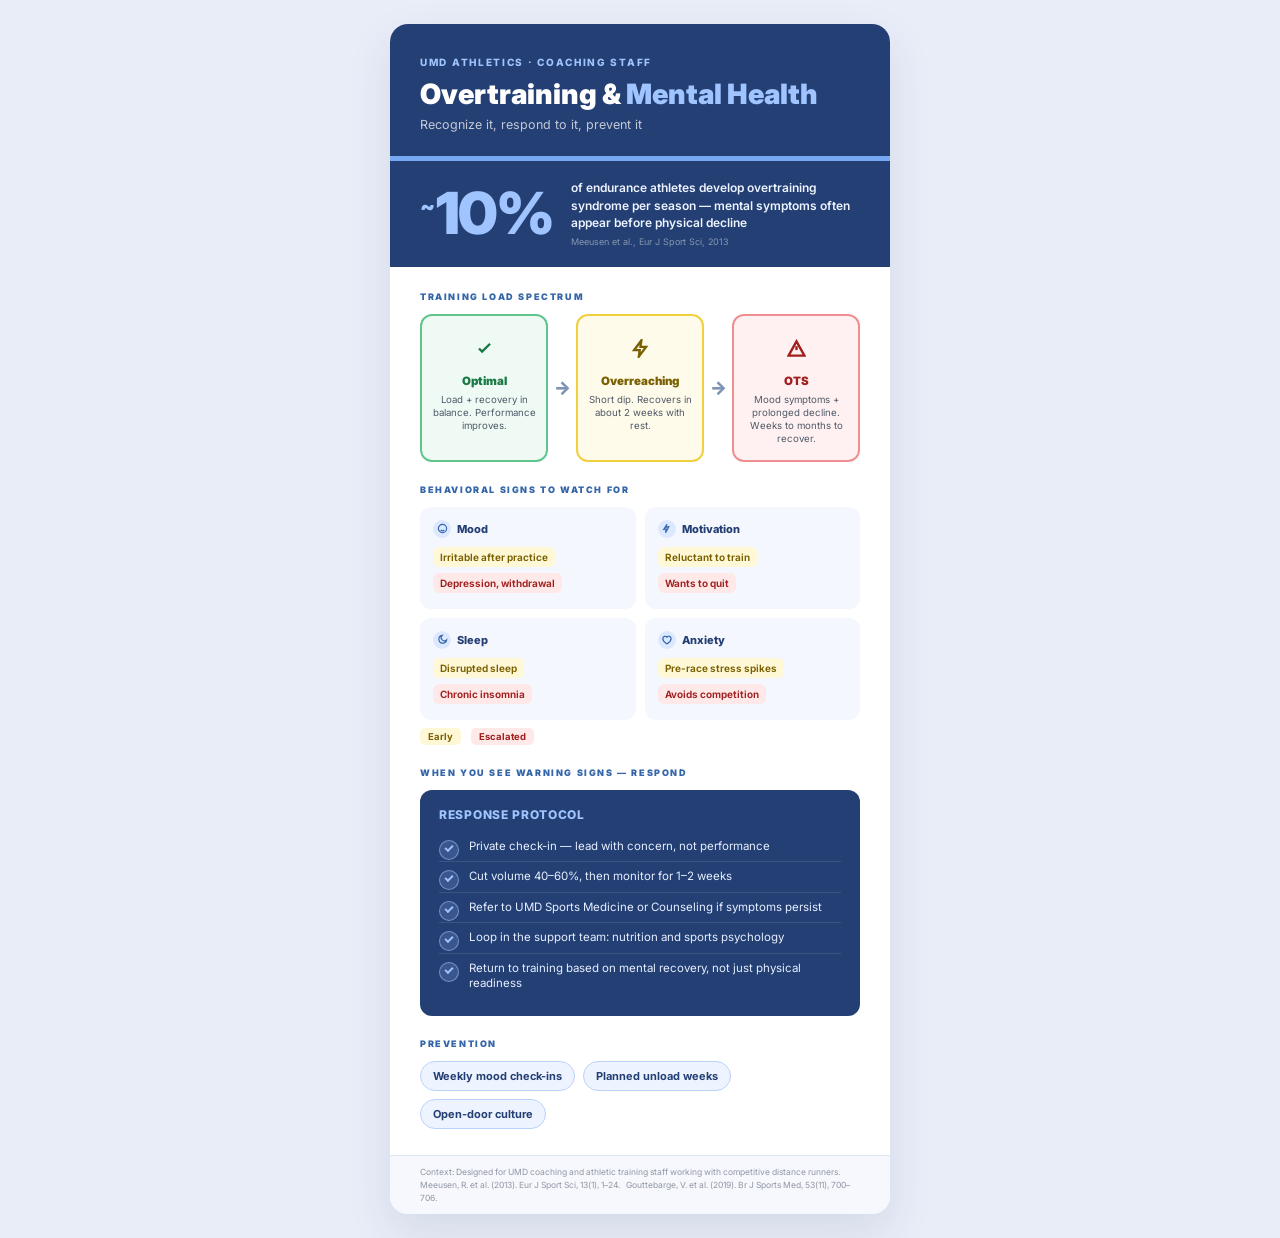
<file: portfolio/assets/coaches-infographic.html>
<!DOCTYPE html>
<html lang="en">
<head>
<meta charset="UTF-8">
<meta name="viewport" content="width=device-width, initial-scale=1.0">
<title>Coaches Infographic - Fixed</title>
<style>
  @import url('https://fonts.googleapis.com/css2?family=Inter:wght@400;600;700;800;900&display=swap');
  * { box-sizing: border-box; margin: 0; padding: 0; }
  body { background: #e9edf8; }
  .ig { font-family: 'Inter', sans-serif; background: #e9edf8; padding: 24px; }
  .card { background: #fff; max-width: 500px; margin: 0 auto; border-radius: 18px; overflow: hidden; box-shadow: 0 18px 45px rgba(32, 50, 91, 0.10); }
  .top { background: #243f73; padding: 32px 30px 24px; color: #fff; }
  .eyebrow { font-size: 10px; font-weight: 800; letter-spacing: 1.7px; text-transform: uppercase; color: #9fc4ff; margin-bottom: 11px; }
  .main-title { font-size: 28px; font-weight: 900; line-height: 1.12; margin-bottom: 7px; }
  .main-title span { color: #9fc4ff; }
  .tagline { font-size: 12.5px; color: rgba(255,255,255,0.72); }
  .stripe { height: 5px; background: #76a9f2; }
  .stat-band { background: #243f73; padding: 18px 30px 20px; }
  .stat-inner { display: flex; align-items: center; gap: 18px; }
  .big-num { font-size: 58px; font-weight: 900; color: #9fc4ff; line-height: .9; white-space: nowrap; letter-spacing: -2px; }
  .big-num small { font-size: 22px; vertical-align: super; margin-right: 1px; letter-spacing: 0; }
  .stat-copy { font-size: 12px; color: #edf4ff; line-height: 1.45; font-weight: 600; }
  .stat-src { font-size: 9px; color: rgba(255,255,255,0.45); margin-top: 4px; }
  .body { padding: 24px 30px 26px; }
  .section-label { font-size: 9px; font-weight: 900; letter-spacing: 1.6px; text-transform: uppercase; color: #3566aa; margin-bottom: 12px; margin-top: 22px; }
  .section-label:first-child { margin-top: 0; }
  .spectrum { display: grid; grid-template-columns: 1fr 16px 1fr 16px 1fr; gap: 6px; align-items: stretch; }
  .arrow { display: flex; align-items: center; justify-content: center; color: #7f93b7; font-size: 18px; font-weight: 900; }
  .sp-box { border-radius: 12px; padding: 16px 10px 15px; text-align: center; }
  .sp-icon { width: 34px; height: 34px; margin: 0 auto 8px; border-radius: 50%; display: flex; align-items: center; justify-content: center; }
  .sp-icon svg { width: 19px; height: 19px; stroke-width: 3; fill: none; stroke: currentColor; }
  .sp-box.g { background: #effaf5; border: 2px solid #61c58f; color: #1a7a45; }
  .sp-box.y { background: #fffbea; border: 2px solid #f1cf3d; color: #7a6000; }
  .sp-box.r { background: #fff1f1; border: 2px solid #ef8f8f; color: #a02020; }
  .sp-label { font-size: 11.5px; font-weight: 900; margin-bottom: 5px; }
  .sp-desc { font-size: 9.7px; color: #4f5968; line-height: 1.35; }
  .signs-grid { display: grid; grid-template-columns: 1fr 1fr; gap: 9px; }
  .sign-row { background: #f5f7ff; border-radius: 11px; padding: 13px 13px 12px; }
  .sign-cat { font-size: 11px; font-weight: 800; color: #243f73; margin-bottom: 7px; display:flex; align-items:center; gap:6px; }
  .mini-icon { width: 18px; height: 18px; border-radius: 50%; background:#dbe8ff; color:#3566aa; display:inline-flex; align-items:center; justify-content:center; flex-shrink:0; }
  .mini-icon svg { width: 11px; height: 11px; stroke: currentColor; fill: none; stroke-width: 2.6; }
  .sign-early, .sign-late { font-size: 10px; border-radius: 6px; padding: 4px 7px; margin-bottom: 4px; display: inline-block; font-weight: 650; }
  .sign-early { color: #7a6000; background: #fff8d7; }
  .sign-late { color: #a02020; background: #ffe8e8; }
  .legend { display:flex; gap:10px; margin-top:8px; margin-bottom:4px; }
  .legend span { font-size:9.5px; padding:3px 8px; border-radius:5px; font-weight:700; }
  .legend .early { color:#7a6000; background:#fff8d7; }
  .legend .late { color:#a02020; background:#ffe8e8; }
  .steps-block { background: #243f73; border-radius: 12px; padding: 17px 19px; }
  .steps-title { font-size: 12px; font-weight: 800; color: #9fc4ff; margin-bottom: 10px; text-transform: uppercase; letter-spacing: 0.7px; }
  .steps-list { list-style: none; }
  .steps-list li { font-size: 11.5px; color: #e5efff; padding: 7px 0 7px 30px; position: relative; line-height: 1.35; border-bottom: 0.5px solid rgba(255,255,255,0.11); }
  .steps-list li:last-child { border-bottom: none; }
  .steps-list li::before { content: ""; position: absolute; left: 0; top: 8px; width: 18px; height: 18px; border-radius: 50%; background: rgba(159,196,255,.18); border: 1px solid rgba(159,196,255,.55); }
  .steps-list li::after { content: ""; position: absolute; left: 6px; top: 13px; width: 6px; height: 3px; border-left: 2px solid #9fc4ff; border-bottom: 2px solid #9fc4ff; transform: rotate(-45deg); }
  .prev-pills { display: flex; flex-wrap: wrap; gap: 8px; }
  .prev-pill { background: #eef4ff; color: #243f73; font-size: 11px; font-weight: 700; padding: 7px 12px; border-radius: 20px; border: 1.5px solid #bad2fb; }
  .footer { background: #f6f8fd; border-top: 0.5px solid #dfe7f3; padding: 10px 30px; font-size: 8.5px; color: rgba(82, 91, 110, .62); line-height: 1.5; }
</style>
</head>
<body>
<div class="ig">
  <div class="card">
    <div class="top">
      <div class="eyebrow">UMD Athletics · Coaching Staff</div>
      <div class="main-title">Overtraining &amp; <span>Mental Health</span></div>
      <div class="tagline">Recognize it, respond to it, prevent it</div>
    </div>
    <div class="stripe"></div>
    <div class="stat-band">
      <div class="stat-inner">
        <div class="big-num"><small>~</small>10%</div>
        <div>
          <div class="stat-copy">of endurance athletes develop overtraining syndrome per season — mental symptoms often appear before physical decline</div>
          <div class="stat-src">Meeusen et al., Eur J Sport Sci, 2013</div>
        </div>
      </div>
    </div>

    <div class="body">
      <div class="section-label">Training load spectrum</div>
      <div class="spectrum">
        <div class="sp-box g">
          <div class="sp-icon"><svg viewBox="0 0 24 24"><path d="M5 12l4 4L19 6"/></svg></div>
          <div class="sp-label">Optimal</div>
          <div class="sp-desc">Load + recovery in balance. Performance improves.</div>
        </div>
        <div class="arrow">→</div>
        <div class="sp-box y">
          <div class="sp-icon"><svg viewBox="0 0 24 24"><path d="M13 2L4 14h7l-1 8 9-12h-7l1-8z"/></svg></div>
          <div class="sp-label">Overreaching</div>
          <div class="sp-desc">Short dip. Recovers in about 2 weeks with rest.</div>
        </div>
        <div class="arrow">→</div>
        <div class="sp-box r">
          <div class="sp-icon"><svg viewBox="0 0 24 24"><path d="M12 3L2 21h20L12 3z"/><path d="M12 9v5"/><path d="M12 18h.01"/></svg></div>
          <div class="sp-label">OTS</div>
          <div class="sp-desc">Mood symptoms + prolonged decline. Weeks to months to recover.</div>
        </div>
      </div>

      <div class="section-label">Behavioral signs to watch for</div>
      <div class="signs-grid">
        <div class="sign-row">
          <div class="sign-cat"><span class="mini-icon"><svg viewBox="0 0 24 24"><path d="M8 15s1.5 2 4 2 4-2 4-2"/><path d="M9 9h.01M15 9h.01"/><circle cx="12" cy="12" r="9"/></svg></span>Mood</div>
          <div><span class="sign-early">Irritable after practice</span></div>
          <div><span class="sign-late">Depression, withdrawal</span></div>
        </div>
        <div class="sign-row">
          <div class="sign-cat"><span class="mini-icon"><svg viewBox="0 0 24 24"><path d="M13 3l-2 6 6-1-7 13 1-8-5 1 7-11z"/></svg></span>Motivation</div>
          <div><span class="sign-early">Reluctant to train</span></div>
          <div><span class="sign-late">Wants to quit</span></div>
        </div>
        <div class="sign-row">
          <div class="sign-cat"><span class="mini-icon"><svg viewBox="0 0 24 24"><path d="M21 12.8A8.5 8.5 0 1111.2 3 6.5 6.5 0 0021 12.8z"/></svg></span>Sleep</div>
          <div><span class="sign-early">Disrupted sleep</span></div>
          <div><span class="sign-late">Chronic insomnia</span></div>
        </div>
        <div class="sign-row">
          <div class="sign-cat"><span class="mini-icon"><svg viewBox="0 0 24 24"><path d="M12 21s-8-4.5-8-11a5 5 0 019-3 5 5 0 019 3c0 6.5-8 11-8 11z"/></svg></span>Anxiety</div>
          <div><span class="sign-early">Pre-race stress spikes</span></div>
          <div><span class="sign-late">Avoids competition</span></div>
        </div>
      </div>
      <div class="legend">
        <span class="early">Early</span>
        <span class="late">Escalated</span>
      </div>

      <div class="section-label">When you see warning signs — respond</div>
      <div class="steps-block">
        <div class="steps-title">Response protocol</div>
        <ul class="steps-list">
          <li>Private check-in — lead with concern, not performance</li>
          <li>Cut volume 40–60%, then monitor for 1–2 weeks</li>
          <li>Refer to UMD Sports Medicine or Counseling if symptoms persist</li>
          <li>Loop in the support team: nutrition and sports psychology</li>
          <li>Return to training based on mental recovery, not just physical readiness</li>
        </ul>
      </div>

      <div class="section-label">Prevention</div>
      <div class="prev-pills">
        <span class="prev-pill">Weekly mood check-ins</span>
        <span class="prev-pill">Planned unload weeks</span>
        <span class="prev-pill">Open-door culture</span>
      </div>
    </div>
    <div class="footer">
      Context: Designed for UMD coaching and athletic training staff working with competitive distance runners.<br>
      Meeusen, R. et al. (2013). Eur J Sport Sci, 13(1), 1–24. &nbsp; Gouttebarge, V. et al. (2019). Br J Sports Med, 53(11), 700–706.
    </div>
  </div>
</div>
</body>
</html>
</file>
<file: portfolio/styles.css>

</file>
